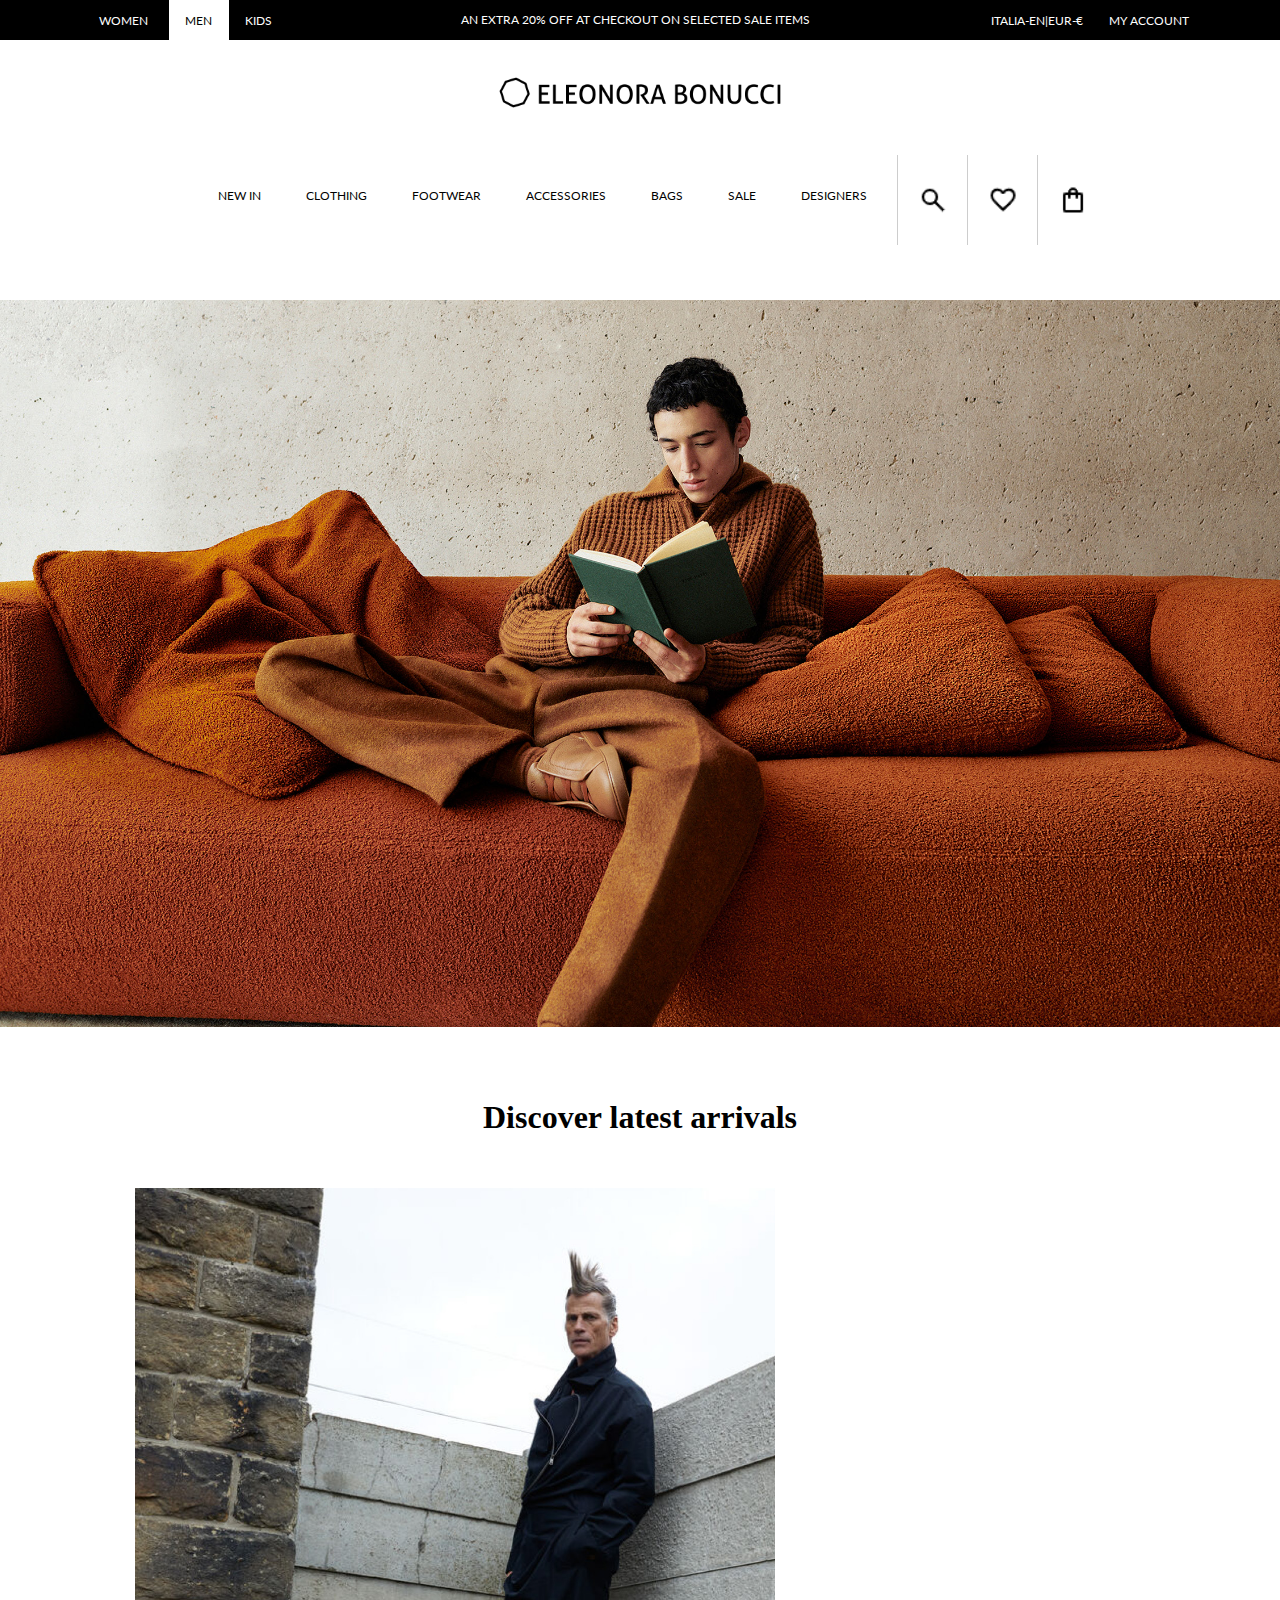
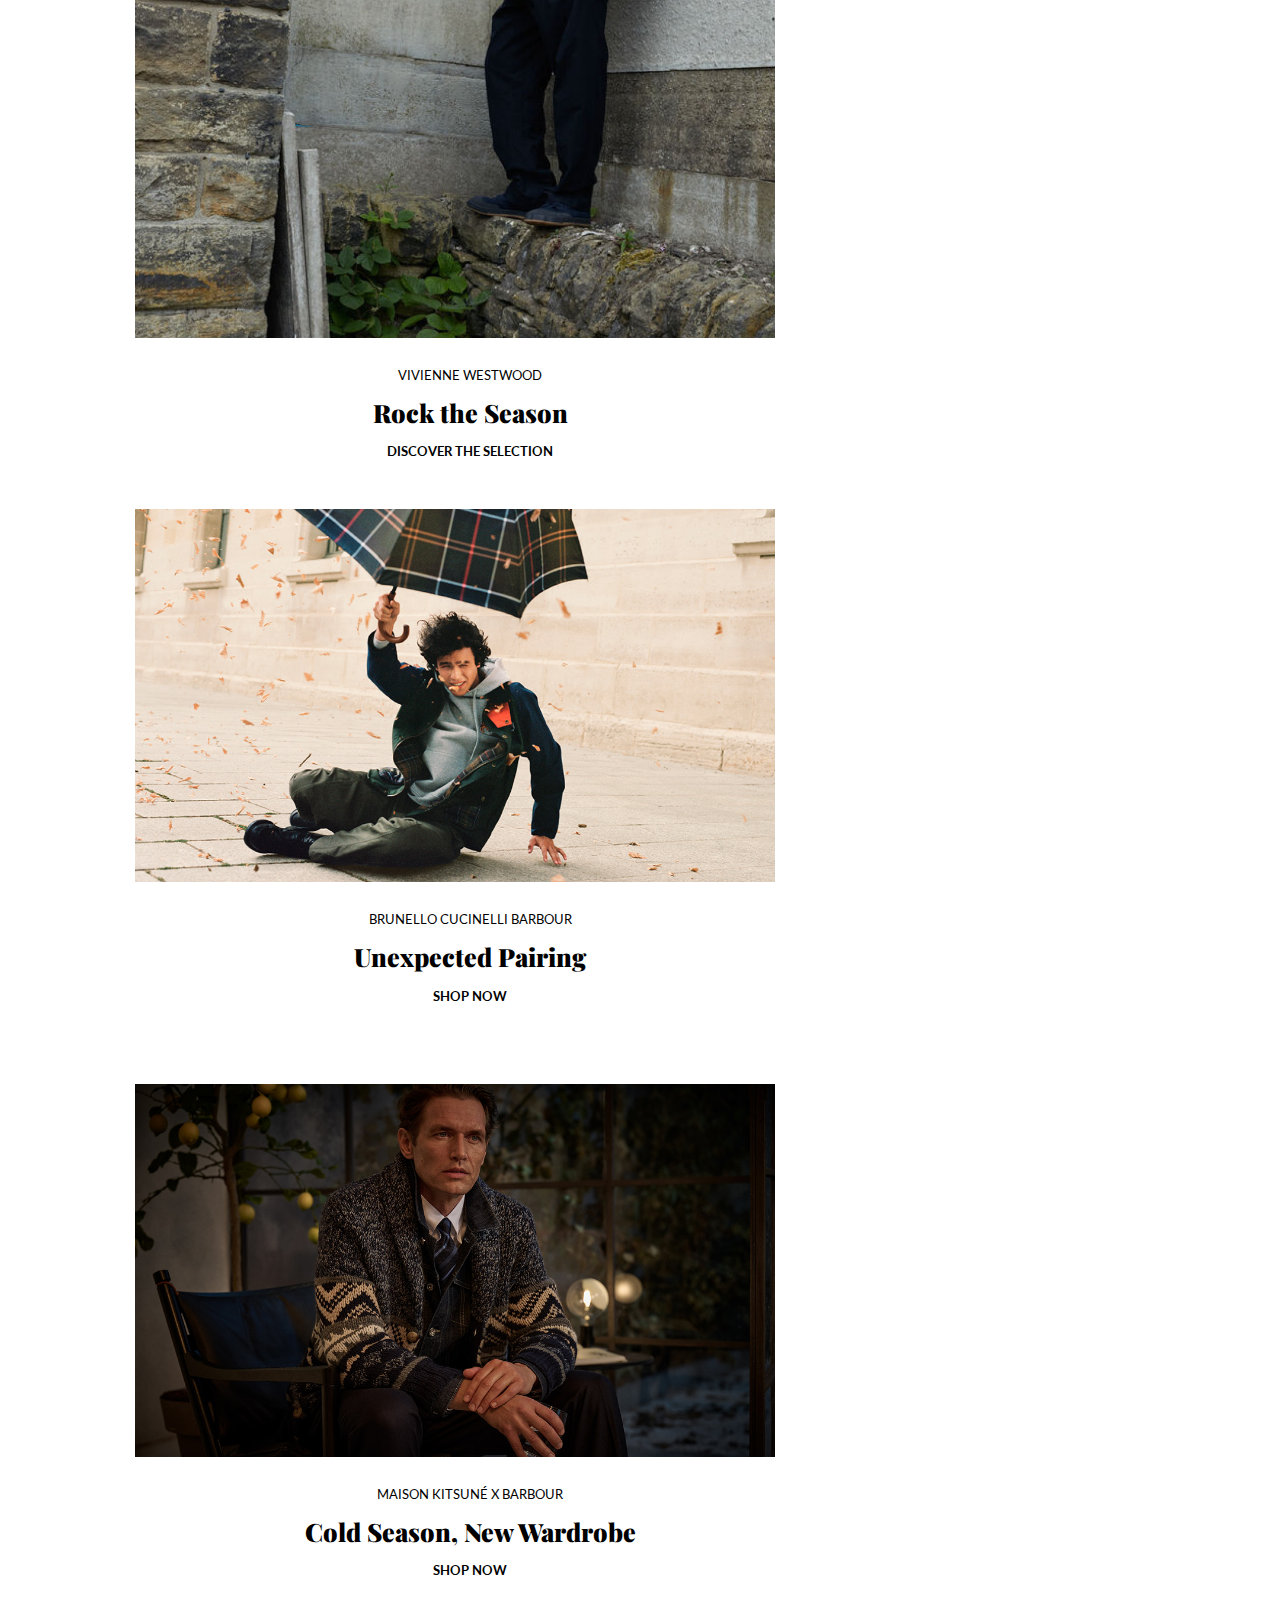
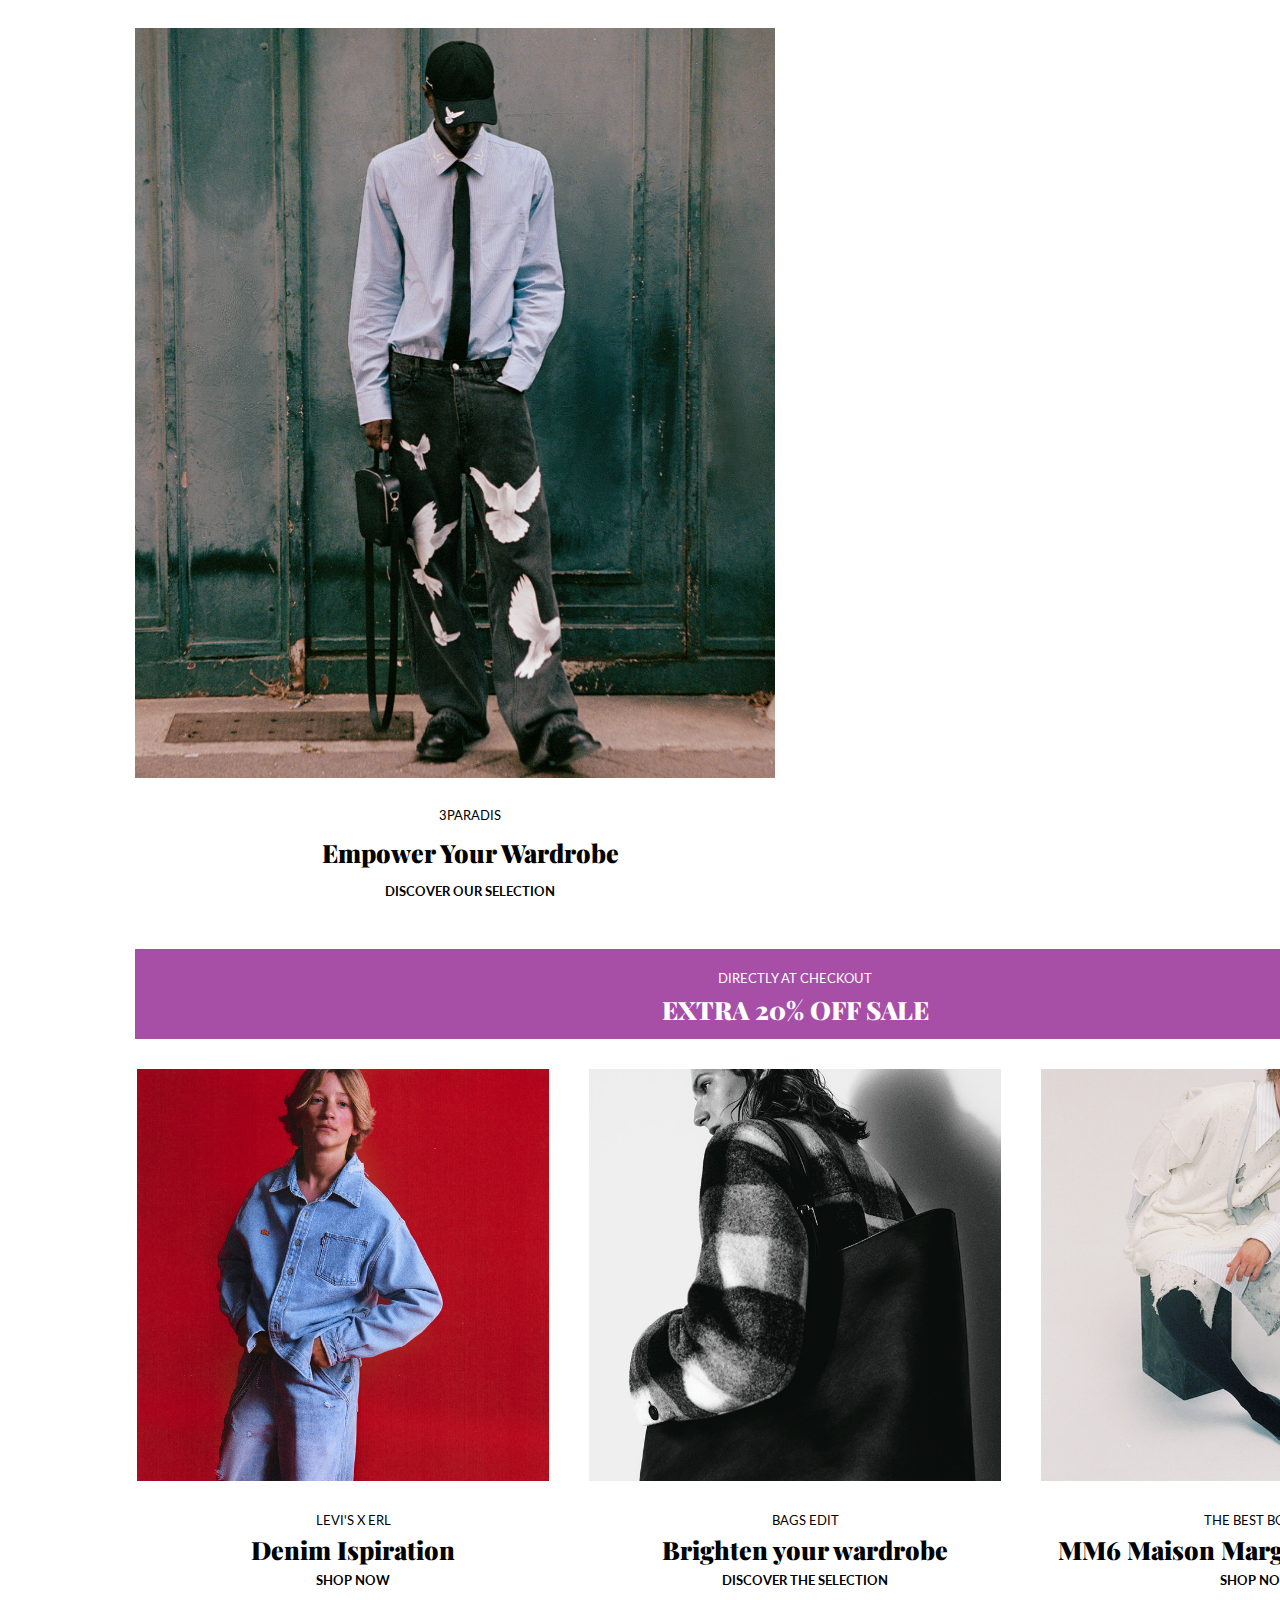
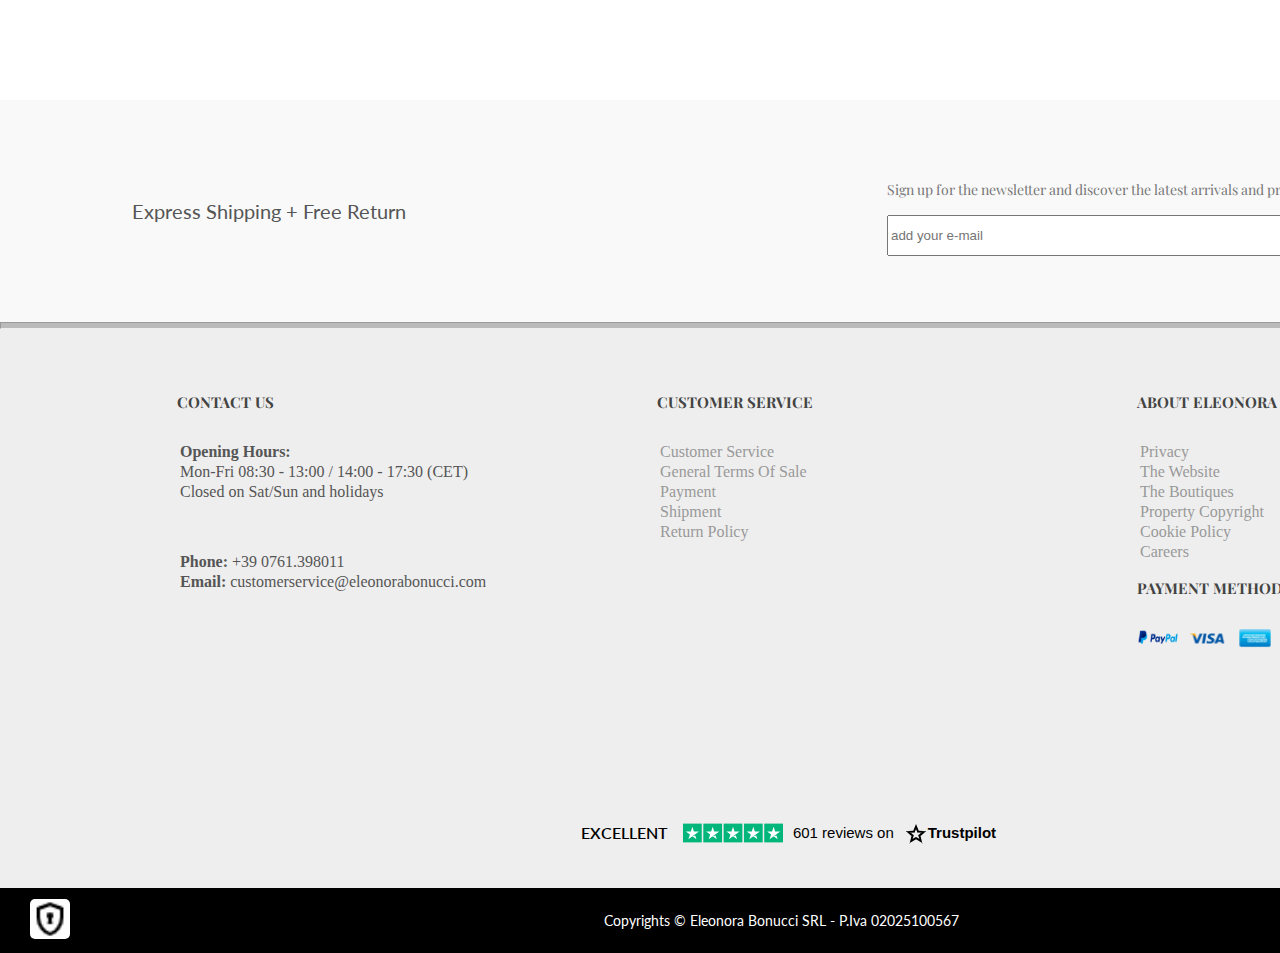
<file: index.html>
<!DOCTYPE html>
<html lang="en">
<html>
  <head>
    <title> ELEONORA BONUCCI.com-luxury
      Worldwide shopping
    </title>
    <link rel="stylesheet" href="Project-styles/project-men.css">
    <link rel="preconnect" href="https://fonts.googleapis.com">
    <link rel="preconnect" href="https://fonts.gstatic.com" crossorigin>
    <link href="https://fonts.googleapis.com/css2?family=Playfair+Display:wght@400;700;800;900&display=swap" rel="stylesheet">
    <link rel="preconnect" href="https://fonts.googleapis.com">
    <link rel="preconnect" href="https://fonts.gstatic.com" crossorigin>
    <link href="https://fonts.googleapis.com/css2?family=Lato&display=swap" rel="stylesheet">
    <link rel="shortcut icon" type="image/x-icon" href="yourLogo.jpg" />
    <meta charset="UTF-8">
    <meta name="viewport" content="width=device-width, initial-scale=1.0">
    <title>Document</title>
  </head>
  
  <body class="body">
   <nav class="nav-bar" id="nav"> 
    
    <div class="div">
     
      <div class="div1" style=" margin-right: 5px;
      width: 70px;">
      <a href="women.html"> WOMEN  </a>
      </div>
      
      <div class="div1" style="margin-left: 5px;
      width: 60px;"> 
      <a class="active" href="elonora-bonucci.html"> MEN </a>
      </div>
    
      <div class="div1" style="margin-left: 5px;
      width: 50px;"> 
       <a href="kids.html"> KIDS </a> 
      </div>
    
    
    </div>
   
      <div class="anim-div">
        <p> <span class="animation"> AN EXTRA 20% OFF AT CHECKOUT ON 
        SELECTED SALE ITEMS</p> </span>
        
      </div>

      <div class="div">
        
        <div class="div1" style="margin-right: 20px;
        width: 100px;"> 
        ITALIA-EN|EUR-&#8364;
        </div>

        
        <div class="div1" style="width: 85px;"> 
          <a class="active2" href="sign-up.html"> MY ACCOUNT </a> 
          </div>
        
      
      </div>

   </nav>
    
  <div class="div2">
    <img class="img" src="logos/eb_logo_header.png">
  </div>

  <div class="div3">
      <div class="sub-menu">
        NEW IN
      </div>

      <div class="sub-menu">
        CLOTHING
      </div>
      
      <div class="sub-menu">
        FOOTWEAR
      </div>

      <div class="sub-menu">
        ACCESSORIES
      </div>

      <div class="sub-menu">
        BAGS
      </div>

      <div class="sub-menu">
        SALE
      </div>

      <div class="sub-menu">
        DESIGNERS
      </div>

      <div class="icon" style="margin-left: 30px;">
        <img class="icn" src="icons/search.png">
      </div>
      
      <div class="icon">
        <img class="icn" src="icons/favorite.png">
      </div>
      
      <div class="icon">
        <img class="icn" src="icons/shop.png">
      </div>
  
    </div>

    <div class="div4">
      <img class="style" src="clothing-styles/style-1.jpg">
    </div>

    <div class="div4">
    <h1 style="cursor:pointer;"> Discover latest arrivals </h1>
    </div>

    <div class="clothes-main">
      
      <div class="clothes-div">
        
        <div>
          
          <div class="pic1-div">
            <img class="pic1" src="clothing-styles/style-2.jpg">
          </div>
          <div class="pic-info">
            <p class="designer"> VIVIENNE WESTWOOD </P>
            <p  class="txt1"> Rock the Season </p> 
            <p class="txt2"> DISCOVER THE SELECTION</p>
          </div>
        
        </div>
    
          
          <div>     
            
            <div class="pic1-div">
              <img class="pic2" src="clothing-styles/style-6.jpg">
            </div>
            <div class="pic-info">
              <p class="designer"> BRUNELLO CUCINELLI BARBOUR </P>
              <p class="txt1"> Unexpected Pairing </p> 
              <p class="txt2"> SHOP NOW </p>
            </div>
          
          </div>
        
  
      </div>
      
      
      <div class="clothes-div2">
        
          
        <div>     
            
          <div class="pic1-div">
            <img class="pic2" src="clothing-styles/style-3.jpg">
          </div>
          <div class="pic-info">
            <p class="designer"> MAISON KITSUNÉ X BARBOUR </P>
            <p class="txt1"> Cold Season, New Wardrobe </p> 
            <p class="txt2"> SHOP NOW </p>
          </div>
        
        </div>

        <div>
          
          <div class="pic1-div">
            <img class="pic1" src="clothing-styles/style5.jpg">
          </div>
          <div class="pic-info">
            <p class="designer"> 3PARADIS </P>
            <p  class="txt1">Empower Your Wardrobe </p> 
            <p class="txt2"> DISCOVER OUR SELECTION

            </p>
          </div>
        
        </div>
    
      </div>
    
    </div>
  
    <div class="div6">
      <span class="check"> DIRECTLY AT CHECKOUT<br> </span>
      <span class="off">EXTRA 20% OFF SALE </span>

    </div>
    
    <div class="div7">
        
      <div class="style-div">     
          
        <div style="width: 420px;">
          <img class="pic3" src="clothing-styles/style7.jpg">
        </div>
        <div class="pic-info2">
        <span class="brand"> LEVI'S X ERL <br> </span>
        <span class="txt3" > Denim Ispiration <br> </span> 
        <span class="txt4"> SHOP NOW </span> 
        </div>

      </div>
      
        
      <div class="style-div">     
          
        <div style="width: 420px;">
          <img class="pic3" src="clothing-styles/style8.jpg">
        </div>
        <div class="pic-info2">
        <span class="brand"> BAGS EDIT <br> </span>
        <span class="txt3" > Brighten your wardrobe <br> </span> 
        <span class="txt4"> DISCOVER THE SELECTION </span> 
        </div>

      </div>

        
      <div class="style-div">     
          
        <div style="width: 420px;">
          <img class="pic3" src="clothing-styles/style9.jpg">
        </div>
        <div class="pic-info2">
        <span class="brand">THE BEST BOOTS <br> </span>
        <span class="txt3" > MM6 Maison Margiela x Salomon <br> </span> 
        <span class="txt4"> SHOP NOW </span> 
        </div>

      </div>
    
    </div>

    <div class="div8">
      
      <div style="margin-left: 132px;">
        <p class="shipping"> Express Shipping + Free Return </p>
      </div>
      
      <div style="margin-right: 110px;">
        <p class="mail">Sign up for the
        newsletter and discover
        the latest arrivals and promotions.
        </p>
      
        <input class="pcl" type="text"
         placeholder="add your e-mail">
        <a class="active2" href="sign-up.html"> <button class="sub-button"> subscribe </button> </a>
      </div>
    
    </div>
    
    <hr class="line">

    <footer class="footer">
      
    <div class="footer-main">
        
        <div class="footer-info">
          <h2 class="head"> CONTACT US </h2>
          <ul class="list">
            <li class="details"> Opening Hours: </li>
            <li> Mon-Fri 08:30 - 13:00 / 
              14:00 - 17:30 (CET)
            </li>
            <li> Closed on Sat/Sun and holidays  </li>
          </ul>

          <div style="margin-top: 50px;">
            <ul class="list">
              <li> <span class="details"> Phone: </span> +39 0761.398011 </li>
              <li> <span class="details">Email:</span> customerservice@eleonorabonucci.com </li>
            </ul>
          </div>

        </div>

        <div class="footer-info">
          <h2 class="head"> CUSTOMER SERVICE </h2>
          <ul class="list2">
            <li> Customer Service </li>
            <li> General Terms Of Sale </li>
            <li> Payment  </li>
            <li> Shipment </li>
            <li>Return Policy</li>
          </ul>
        </div>

        <div class="footer-info">
          <h2 class="head"> ABOUT ELEONORA BONUCCI </h2>
          <ul class="list2">
            <li> Privacy </li>
            <li> The Website</li>
            <li>The Boutiques  </li>
            <li>Property Copyright</li>
            <li>Cookie Policy</li>
            <li>Careers</li>
          </ul>

          <div>
            
            <h3 class="head">  PAYMENT METHODS</h3>
             <div style="width: 350px;
              margin-left: 37px;">
              <img class="size" src="logos/paypal.png">
              <img class="size" src="logos/visa.png">
              <img class="size" src="logos/payment3.png">
              <img class="size" src="logos/mastercard.png">
              <img class="size" src="logos/payment5.png">
              <img class="size" src="logos/bank.png">
              <img class="size" src="logos/alipay.png">
              <img style="margin-left: 285px;
              margin-top: 5px;" class="size" src="logos/wechat-pay.png">

            </div> 
          
          </div>

        </div>
      
      </div>  
    
      <div class="div9"> 
       
        <span class="exc"> EXCELLENT </span>
        <img class="star" src="icons/stars-5.svg">
        <span class="review"> 601 reviews on </span>
        <img class="star2" src="icons/star2.png">
        <span class="trust"> Trustpilot </span>



      </div>

      <div class="upward"> 
        <a href="#nav"> <img class="arrow" src="icons/arrow-up.png" > </a>
       </div>
 

      <div class="div10">
        
        <div class="div-key">
          <img class="key" src="icons/key.png">
        </div>

        <div class="copyrights">
        Copyrights &copy; Eleonora Bonucci SRL - P.Iva 02025100567
        </div>

      </div>
    
    </footer>

  </body>

</html>
</file>
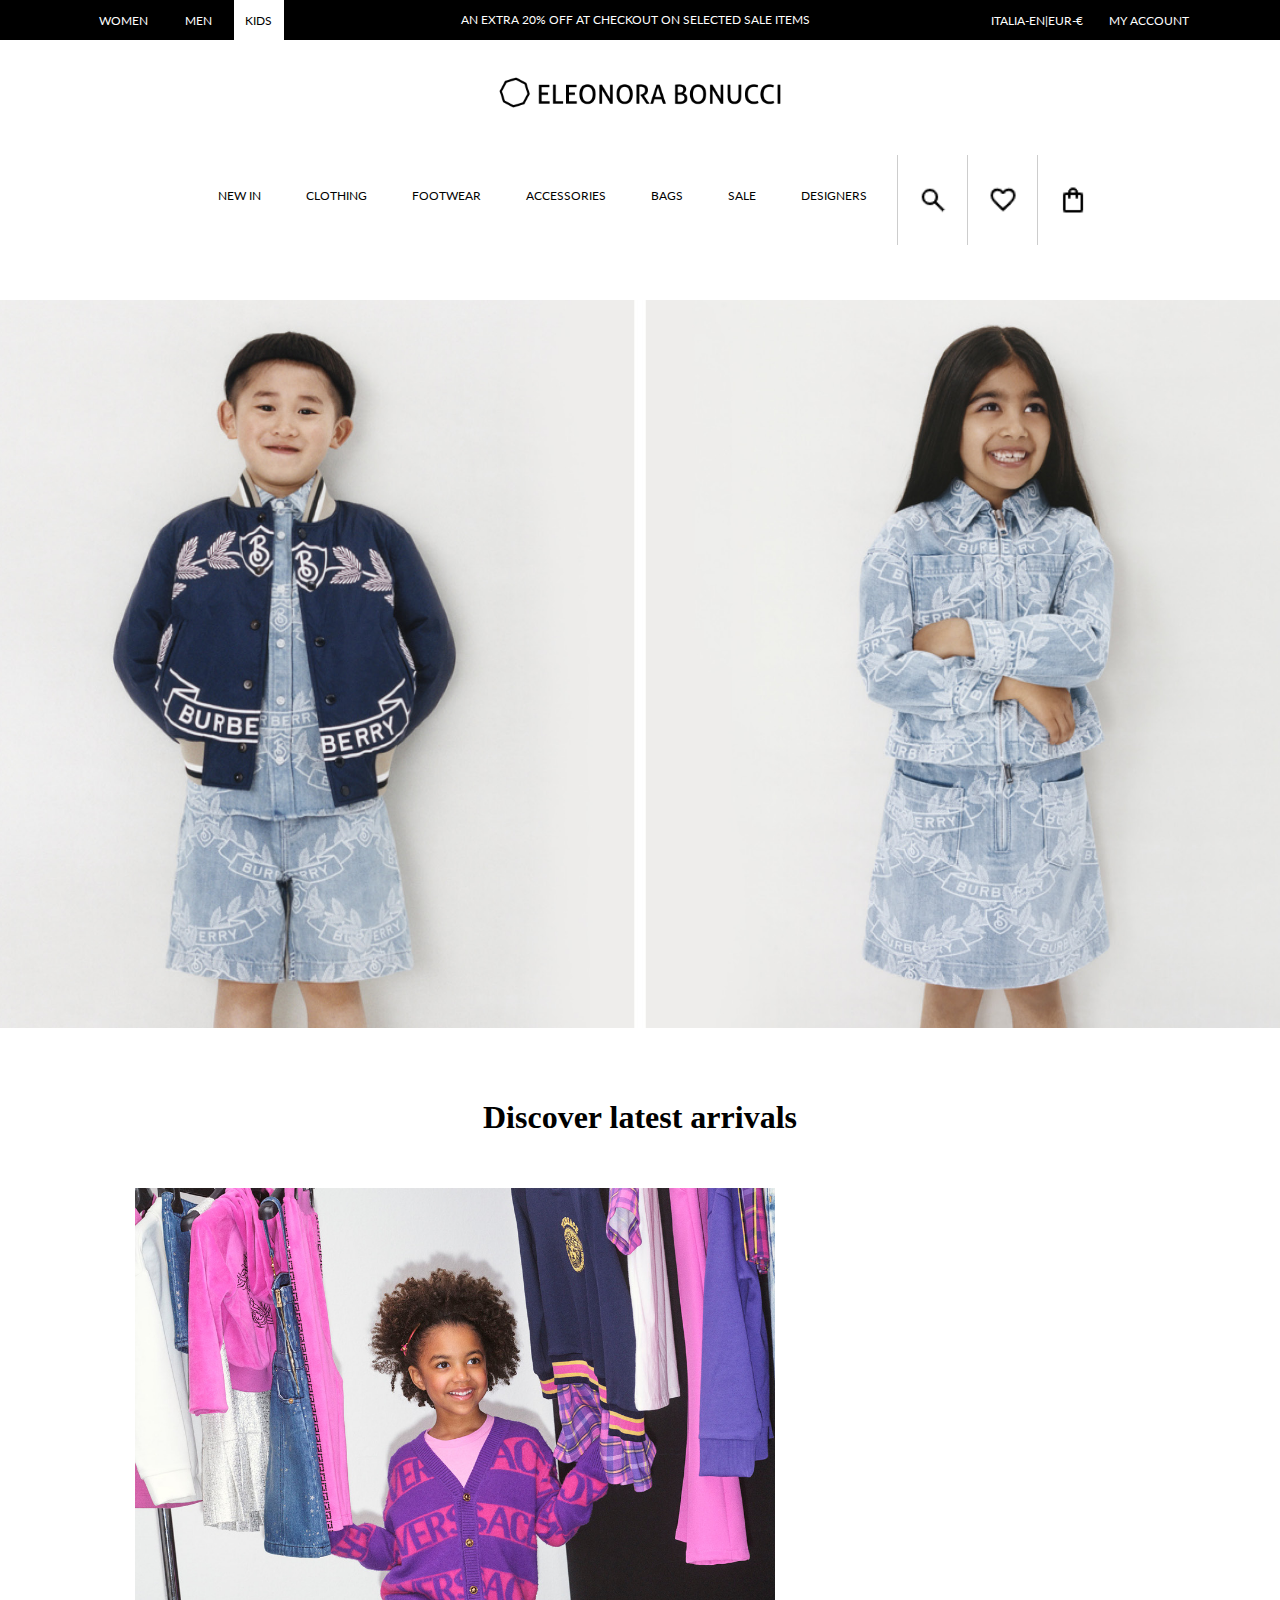
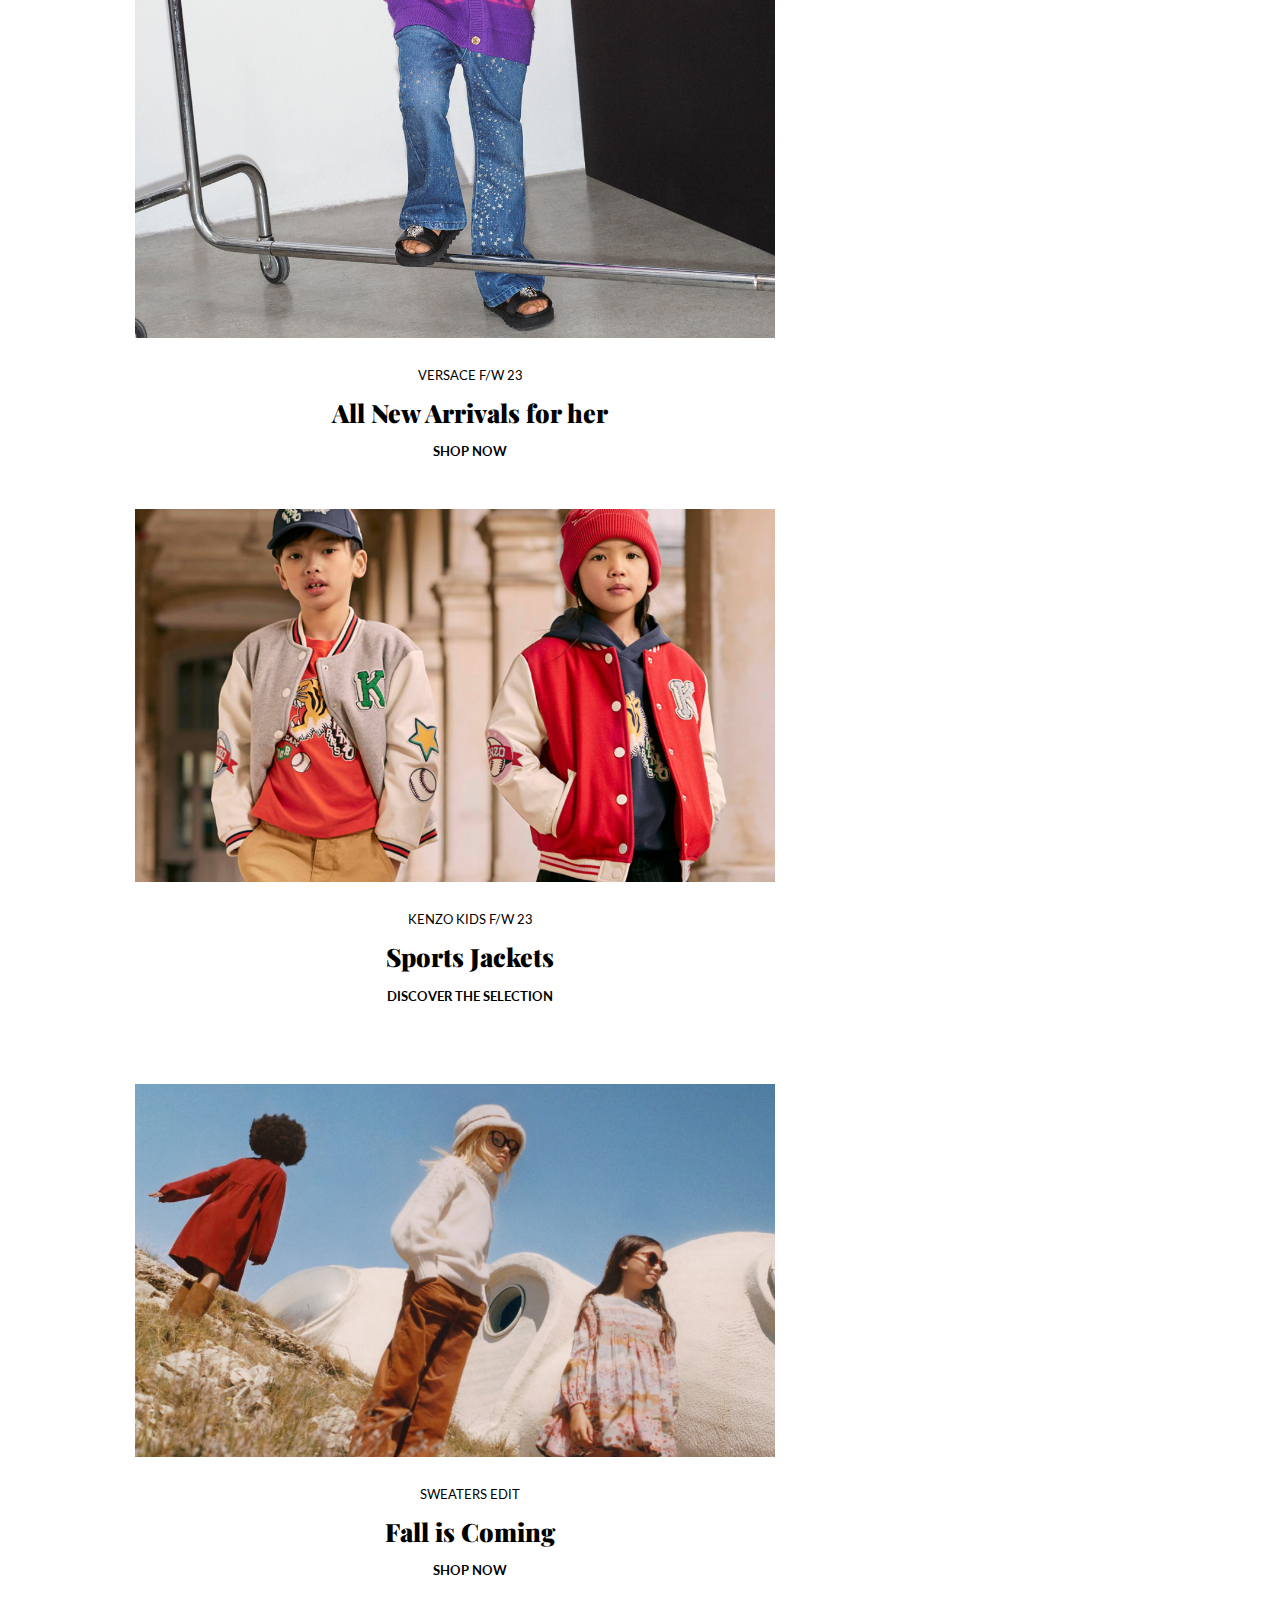
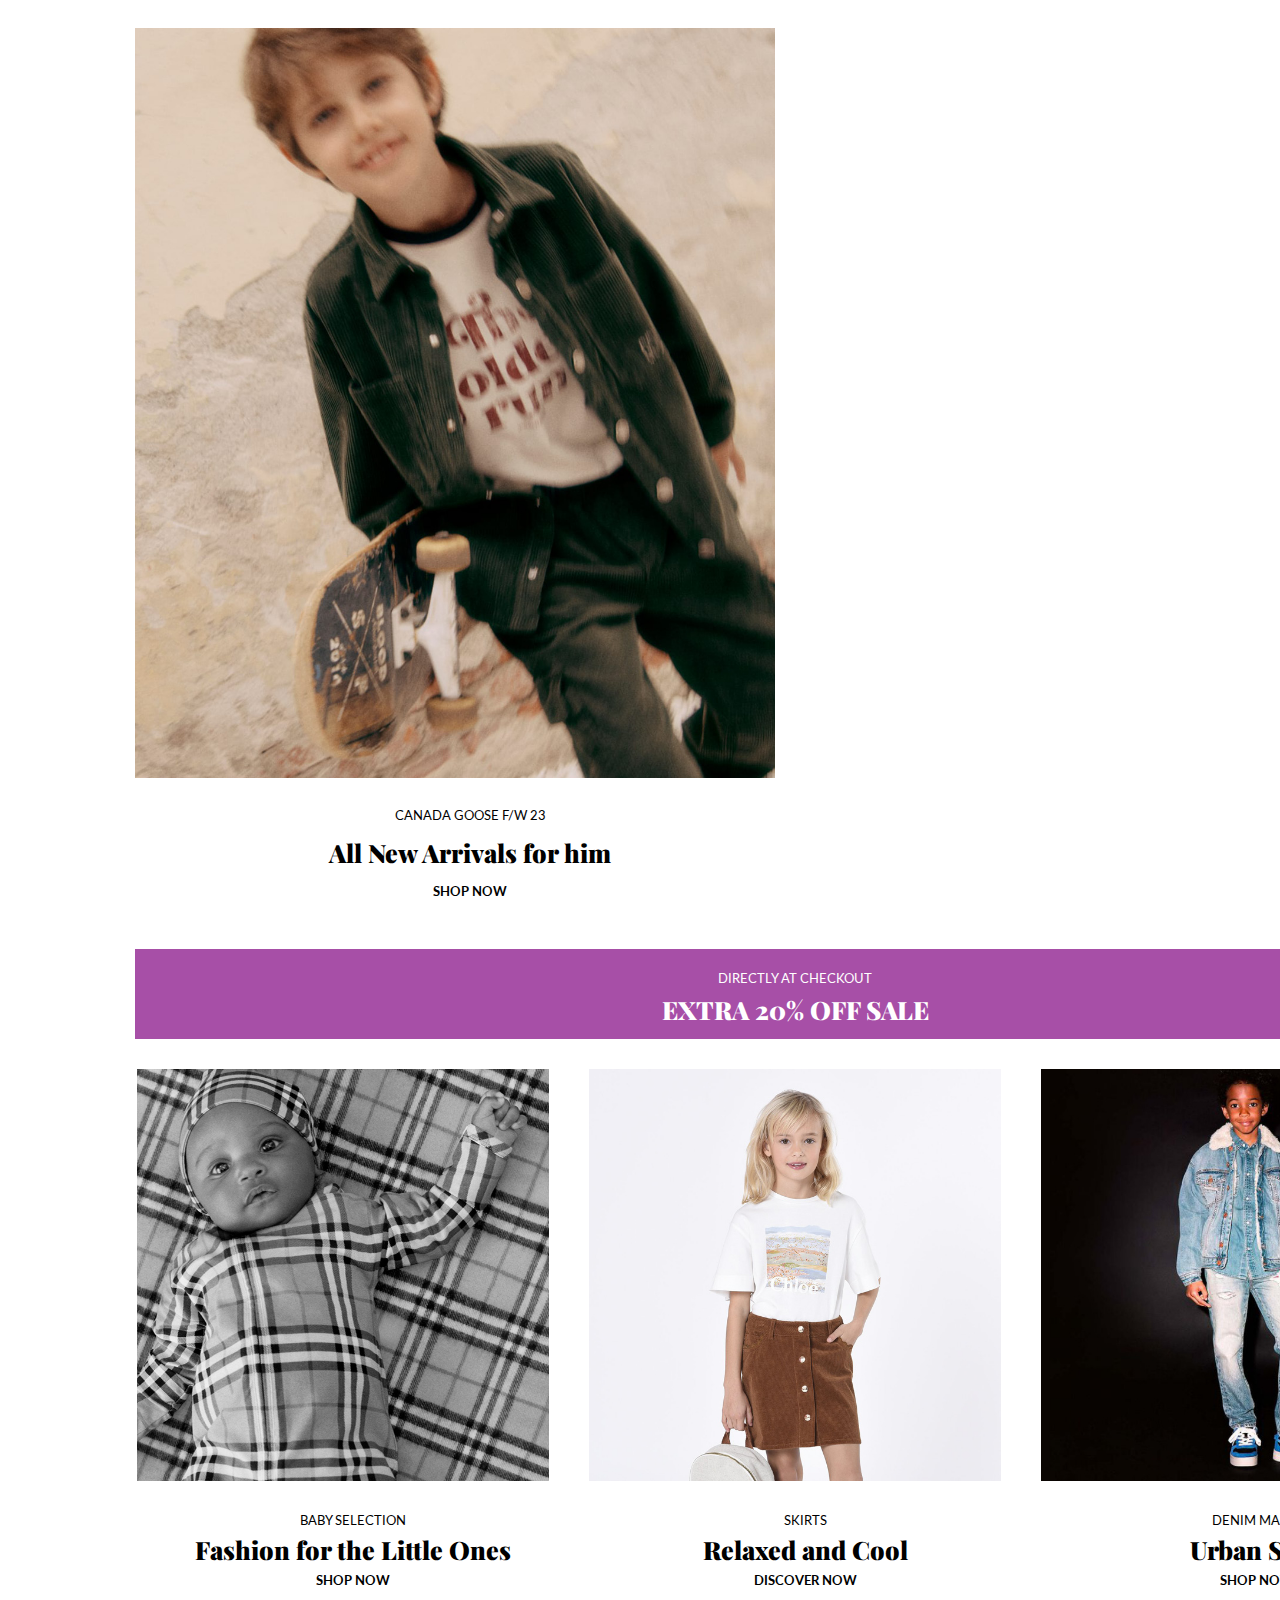
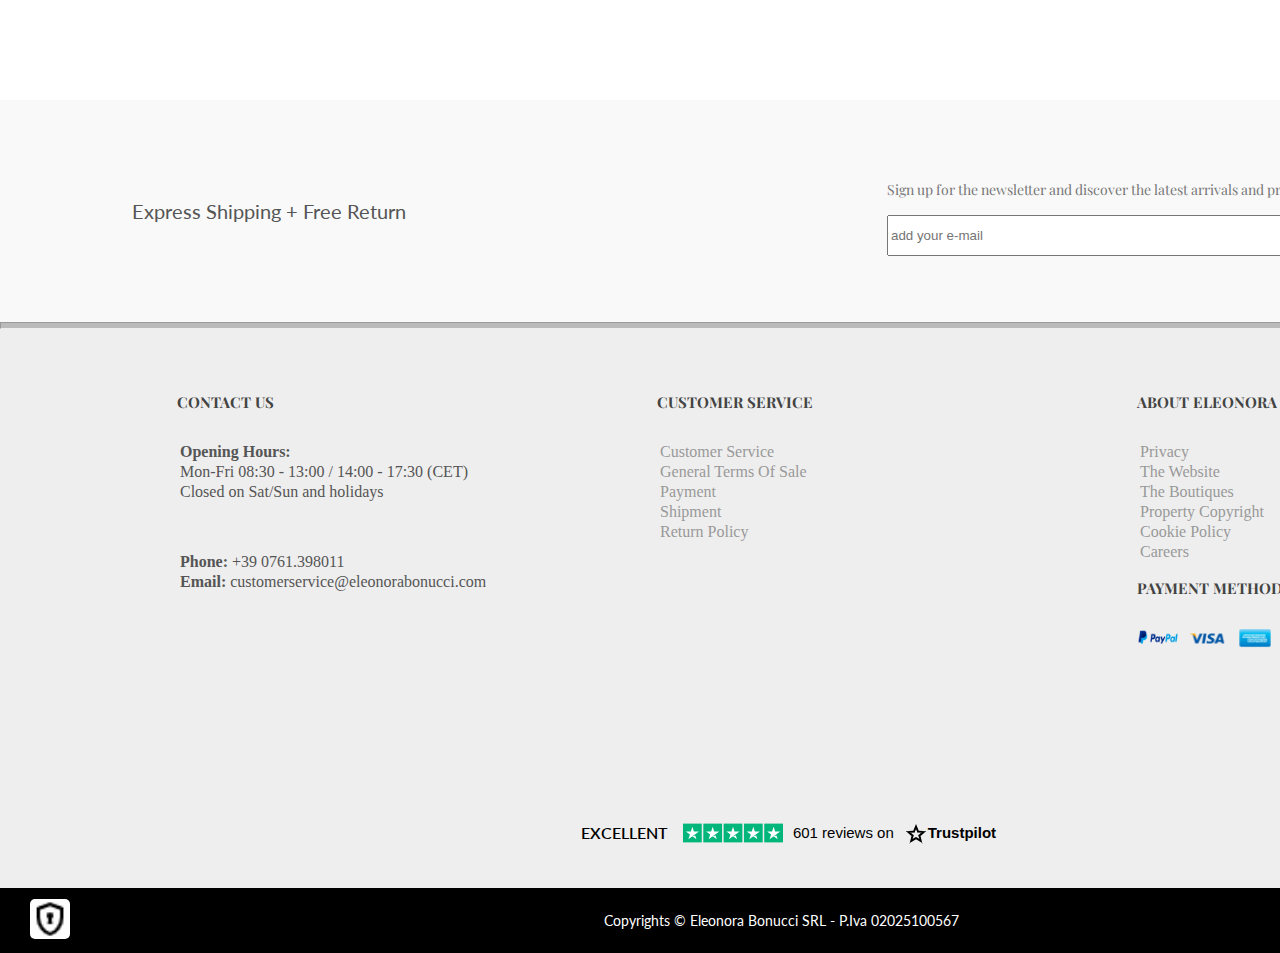
<file: kids.html>
<!DOCTYPE html>
<html lang="en">
<html>
  <head>
    <title> ELEONORA BONUCCI.com-luxury
      Worldwide shopping
    </title>
    <link rel="stylesheet" href="Project-styles/project-kids.css">
    <link rel="preconnect" href="https://fonts.googleapis.com">
    <link rel="preconnect" href="https://fonts.gstatic.com" crossorigin>
    <link href="https://fonts.googleapis.com/css2?family=Playfair+Display:wght@400;700;800;900&display=swap" rel="stylesheet">
    <link rel="preconnect" href="https://fonts.googleapis.com">
    <link rel="preconnect" href="https://fonts.gstatic.com" crossorigin>
    <link href="https://fonts.googleapis.com/css2?family=Lato&display=swap" rel="stylesheet">
    <link rel="shortcut icon" type="image/x-icon" href="yourLogo.jpg" />
    <meta charset="UTF-8">
    <meta name="viewport" content="width=device-width, initial-scale=1.0">
    <title>Document</title>
  </head>
  
  <body class="body">
   <nav class="nav-bar" id="nav"> 
    
    <div class="div">
     
      <div class="div1" style=" margin-right: 5px;
      width: 70px;">
      <a href="women.html"> WOMEN  </a>
      </div>
      
      <div class="div1" style="margin-left: 5px;
      width: 60px;"> 
       <a href="elonora-bonucci.html"> MEN </a>
      </div>
    
      <div class="div1" style="margin-left: 5px;
      width: 50px;"> 
       <a class="active" href="kids.html"> KIDS </a> 
      </div>
    
    
    </div>
   
      <div class="anim-div">
        <p> <span class="animation"> AN EXTRA 20% OFF AT CHECKOUT ON 
        SELECTED SALE ITEMS</p> </span>
        
      </div>

      <div class="div">
        
        <div class="div1" style="margin-right: 20px;
        width: 100px;"> 
        ITALIA-EN|EUR-&#8364;
        </div>

        <div class="div1" style="width: 85px;"> 
          <a class="active2" href="sign-up.html"> MY ACCOUNT </a> 
        </div>
        
      </div>

   </nav>
    
  <div class="div2">
    <img class="img" src="logos/eb_logo_header.png">
  </div>

  <div class="div3">
      <div class="sub-menu">
       NEW IN 
      </div>

      <div class="sub-menu">
        CLOTHING
      </div>
      
      <div class="sub-menu">
        FOOTWEAR
      </div>

      <div class="sub-menu">
        ACCESSORIES
      </div>

      <div class="sub-menu">
        BAGS
      </div>

      <div class="sub-menu">
        SALE
      </div>

      <div class="sub-menu">
        DESIGNERS
      </div>

      <div class="icon" style="margin-left: 30px;">
        <img class="icn" src="icons/search.png">
      </div>
      
      <div class="icon">
        <img class="icn" src="icons/favorite.png">
      </div>
      
      <div class="icon">
        <img class="icn" src="icons/shop.png">
      </div>
  
    </div>

    <div class="div4">
      <img class="style" src="clothing-styles/kid-1.jpg">
    </div>

    <div class="div4">
    <h1 style="cursor: pointer;"> Discover latest arrivals </h1>
    </div>

    <div class="clothes-main">
      
      <div class="clothes-div">
        
        <div>
          
          <div class="pic1-div">
            <img class="pic1" src="clothing-styles/kid-6.jpg">
          </div>
          <div class="pic-info">
            <p class="designer"> VERSACE F/W 23 </P>
            <p  class="txt1"> All New Arrivals for her </p> 
            <p class="txt2"> SHOP NOW </p>
          </div>
        
        </div>
    
          
          <div>     
            
            <div class="pic1-div">
              <img class="pic2" src="clothing-styles/kid-3.jpg">
            </div>
            <div class="pic-info">
              <p class="designer"> KENZO KIDS F/W 23 </P>
              <p class="txt1"> Sports Jackets </p> 
              <p class="txt2"> DISCOVER THE SELECTION </p>
            </div>
          
          </div>
        
  
      </div>
      
      
      <div class="clothes-div2">
        
          
        <div>     
            
          <div class="pic1-div">
            <img class="pic2" src="clothing-styles/kid-5.jpg">
          </div>
          <div class="pic-info">
            <p class="designer"> SWEATERS EDIT </P>
            <p class="txt1"> Fall is Coming </p> 
            <p class="txt2"> SHOP NOW </p>
          </div>
        
        </div>

        <div>
          
          <div class="pic1-div">
            <img class="pic1" src="clothing-styles/kid-4.jpg">
          </div>
          <div class="pic-info">
            <p class="designer"> CANADA GOOSE F/W 23 </P>
            <p  class="txt1"> All New Arrivals for him </p> 
            <p class="txt2"> SHOP NOW </p>
          </div>
        
        </div>
    
      </div>
    
    </div>
  
    <div class="div6">
      <span class="check"> DIRECTLY AT CHECKOUT<br> </span>
      <span class="off">EXTRA 20% OFF SALE </span>

    </div>
    
    <div class="div7">
        
      <div class="style-div">     
          
        <div style="width: 420px;">
          <img class="pic3" src="clothing-styles/kid-7.jpg">
        </div>
        <div class="pic-info2">
        <span class="brand"> BABY SELECTION <br> </span>
        <span class="txt3" > Fashion for the Little Ones <br> </span> 
        <span class="txt4"> SHOP NOW </span> 
        </div>

      </div>
      
        
      <div class="style-div">     
          
        <div style="width: 420px;">
          <img class="pic3" src="clothing-styles/kid-8.jpg">
        </div>
        <div class="pic-info2">
        <span class="brand"> SKIRTS <br> </span>
        <span class="txt3" > Relaxed and Cool <br> </span> 
        <span class="txt4"> DISCOVER NOW </span> 
        </div>

      </div>

        
      <div class="style-div">     
          
        <div style="width: 420px;">
          <img class="pic3" src="clothing-styles/kid-9.jpg">
        </div>
        <div class="pic-info2">
        <span class="brand">DENIM MANIA<br> </span>
        <span class="txt3" >Urban Style <br> </span> 
        <span class="txt4"> SHOP NOW </span> 
        </div>

      </div>
    
    </div>

    <div class="div8">
      
      <div style="margin-left: 132px;">
        <p class="shipping"> Express Shipping + Free Return </p>
      </div>
      
      <div style="margin-right: 110px;">
        <p class="mail">Sign up for the
        newsletter and discover
        the latest arrivals and promotions.
        </p>
      
        <input class="pcl" type="text"
         placeholder="add your e-mail">
        <a class="active2" href="sign-up.html"> <button class="sub-button"> subscribe </button> </a>
      </div>
    
    </div>
    
    <hr class="line">

    <footer class="footer">
      
    <div class="footer-main">
        
        <div class="footer-info">
          <h2 class="head"> CONTACT US </h2>
          <ul class="list">
            <li class="details"> Opening Hours: </li>
            <li> Mon-Fri 08:30 - 13:00 / 
              14:00 - 17:30 (CET)
            </li>
            <li> Closed on Sat/Sun and holidays  </li>
          </ul>

          <div style="margin-top: 50px;">
            <ul class="list">
              <li> <span class="details"> Phone: </span> +39 0761.398011 </li>
              <li> <span class="details">Email:</span> customerservice@eleonorabonucci.com </li>
            </ul>
          </div>

        </div>

        <div class="footer-info">
          <h2 class="head"> CUSTOMER SERVICE </h2>
          <ul class="list2">
            <li> Customer Service </li>
            <li> General Terms Of Sale </li>
            <li> Payment  </li>
            <li> Shipment </li>
            <li>Return Policy</li>
          </ul>
        </div>

        <div class="footer-info">
          <h2 class="head"> ABOUT ELEONORA BONUCCI </h2>
          <ul class="list2">
            <li> Privacy </li>
            <li> The Website</li>
            <li>The Boutiques  </li>
            <li>Property Copyright</li>
            <li>Cookie Policy</li>
            <li>Careers</li>
          </ul>

          <div>
            
            <h3 class="head">  PAYMENT METHODS</h3>
             <div style="width: 350px;
              margin-left: 37px;">
              <img class="size" src="logos/paypal.png">
              <img class="size" src="logos/visa.png">
              <img class="size" src="logos/payment3.png">
              <img class="size" src="logos/mastercard.png">
              <img class="size" src="logos/payment5.png">
              <img class="size" src="logos/bank.png">
              <img class="size" src="logos/alipay.png">
              <img style="margin-left: 285px;
              margin-top: 5px;" class="size" src="logos/wechat-pay.png">

            </div> 
          
          </div>

        </div>
      
      </div>  
    
      <div class="div9"> 
       
        <span class="exc"> EXCELLENT </span>
        <img class="star" src="icons/stars-5.svg">
        <span class="review"> 601 reviews on </span>
        <img class="star2" src="icons/star2.png">
        <span class="trust"> Trustpilot </span>



      </div>

      <div class="upward"> 
       <a href="#nav"> <img class="arrow" src="icons/arrow-up.png" > </a>
      </div>

      <div class="div10">
        
        <div class="div-key">
          <img class="key" src="icons/key.png">
        </div>

        <div class="copyrights">
        Copyrights &copy; Eleonora Bonucci SRL - P.Iva 02025100567
        </div>

      </div>
    
    </footer>

  </body>

</html>
</file>
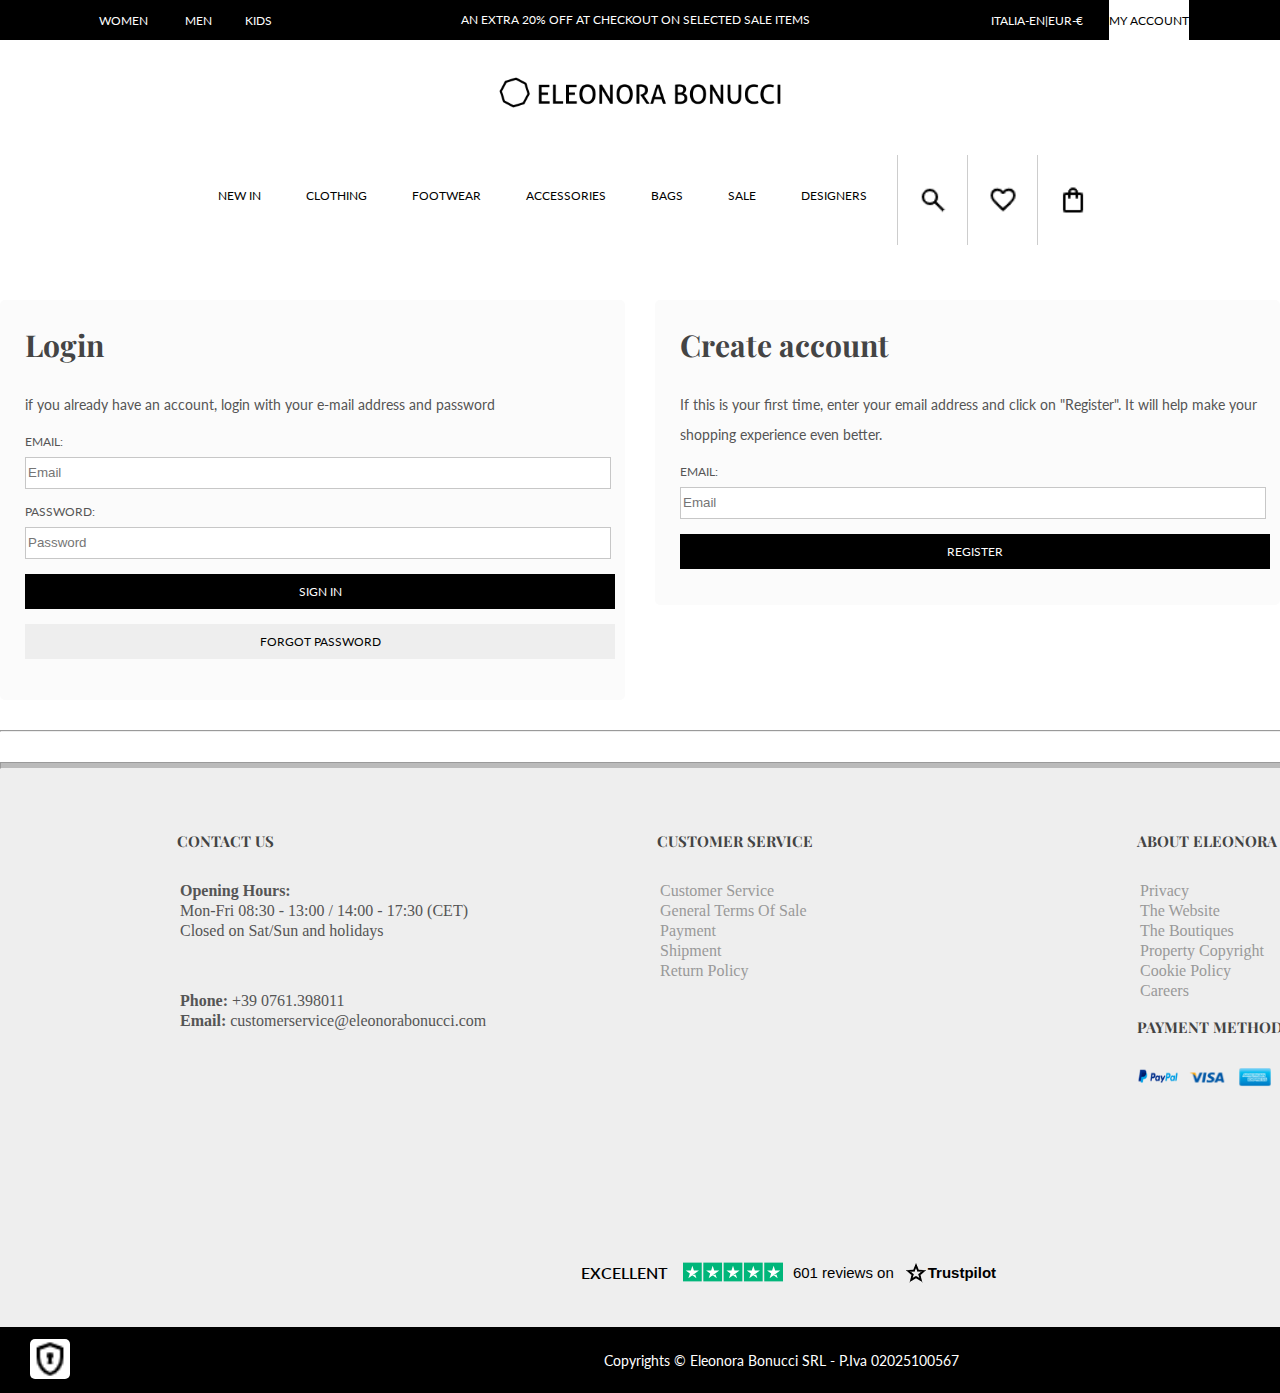
<file: sign-up.html>
<!DOCTYPE html>
<html lang="en">
<html>
  <head>
    <title> SIGNUP/LOGIN</title>
    <link rel="stylesheet" href="Project-styles/sign-up.css">
    <link rel="preconnect" href="https://fonts.googleapis.com">
    <link rel="preconnect" href="https://fonts.gstatic.com" crossorigin>
    <link href="https://fonts.googleapis.com/css2?family=Playfair+Display:wght@400;700;800;900&display=swap" rel="stylesheet">
    <link rel="preconnect" href="https://fonts.googleapis.com">
    <link rel="preconnect" href="https://fonts.gstatic.com" crossorigin>
    <link href="https://fonts.googleapis.com/css2?family=Lato&display=swap" rel="stylesheet">
    <link rel="shortcut icon" type="image/x-icon" href="yourLogo.jpg" />
    <meta charset="UTF-8">
    <meta name="viewport" content="width=device-width, initial-scale=1.0">
  </head>
  
  <body class="body">
   <nav class="nav-bar" id="nav"> 
    
    <div class="div">
     
      <div class="div1" style=" margin-right: 5px;
      width: 70px;">
      <a href="women.html"> WOMEN  </a>
      </div>
      
      <div class="div1" style="margin-left: 5px;
      width: 60px;"> 
      <a href="elonora-bonucci.html"> MEN </a>
      </div>
    
      <div class="div1" style="margin-left: 5px;
      width: 50px;"> 
       <a href="kids.html"> KIDS </a> 
      </div>
    
    
    </div>
   
      <div class="anim-div">
        <p> <span class="animation"> AN EXTRA 20% OFF AT CHECKOUT ON 
        SELECTED SALE ITEMS</p> </span>
        
      </div>

      <div class="div">
        
        <div class="div1" style="margin-right: 20px;
        width: 100px;"> 
        ITALIA-EN|EUR-&#8364;
        </div>

        <div class="div1" style="width: 85px;"> 
        <a class="active2" href="sign-up.html"> MY ACCOUNT </a> 
        </div>
      
      </div>

   </nav>
    
  <div class="div2">
    <img class="img" src="logos/eb_logo_header.png">
  </div>

  <div class="div3">
      <div class="sub-menu">
        NEW IN
      </div>

      <div class="sub-menu">
        CLOTHING
      </div>
      
      <div class="sub-menu">
        FOOTWEAR
      </div>

      <div class="sub-menu">
        ACCESSORIES
      </div>

      <div class="sub-menu">
        BAGS
      </div>

      <div class="sub-menu">
        SALE
      </div>

      <div class="sub-menu">
        DESIGNERS
      </div>

      <div class="icon" style="margin-left: 30px;">
        <img class="icn" src="icons/search.png">
      </div>
      
      <div class="icon">
        <img class="icn" src="icons/favorite.png">
      </div>
      
      <div class="icon">
        <img class="icn" src="icons/shop.png">
      </div>
  
    </div>

    <div class="su-div">
      <div class="su-div2">
        <div style="margin-left: 25px;">   
          <h2 class="hd"> Login </h2>

          <p class="pgr"> if you already have an account,
            login with your e-mail address and password
          </p>

          <div style="margin-bottom: 15px;">
            <p class="pgr2"> EMAIL: </p>
            <input class="pcl2" type="text" placeholder="Email">
          </div>
          
          <div style="margin-bottom: 15px;">
            <p class="pgr2"> PASSWORD: </p>
            <input class="pcl2" type="text" placeholder="Password">
          </div>
          
          <button class="btn"> SIGN IN </button> <br>
          <button class="btn2"> FORGOT PASSWORD </button>
        </div> 
      </div>
     
      <div class="su-div3">
        <div style="margin-left: 25px;">   
          <h2 class="hd"> Create account </h2>

          <p class="pgr"> If this is your first time,
             enter your email address and click on
              "Register".
              It will help make your <br> shopping experience even better.
          </p>

          <div style="margin-bottom: 15px;">
            <p class="pgr2"> EMAIL: </p>
            <input class="pcl2" type="text" placeholder="Email">
          </div>
          
          <button class="btn"> REGISTER </button> <br>
        
        </div> 
       
      </div>
    </div>

    <hr class="line2">

    <hr class="line">

    <footer class="footer">
      
    <div class="footer-main">
        
        <div class="footer-info">
          <h2 class="head"> CONTACT US </h2>
          <ul class="list">
            <li class="details"> Opening Hours: </li>
            <li> Mon-Fri 08:30 - 13:00 / 
              14:00 - 17:30 (CET)
            </li>
            <li> Closed on Sat/Sun and holidays  </li>
          </ul>

          <div style="margin-top: 50px;">
            <ul class="list">
              <li> <span class="details"> Phone: </span> +39 0761.398011 </li>
              <li> <span class="details">Email:</span> customerservice@eleonorabonucci.com </li>
            </ul>
          </div>

        </div>

        <div class="footer-info">
          <h2 class="head"> CUSTOMER SERVICE </h2>
          <ul class="list2">
            <li> Customer Service </li>
            <li> General Terms Of Sale </li>
            <li> Payment  </li>
            <li> Shipment </li>
            <li>Return Policy</li>
          </ul>
        </div>

        <div class="footer-info">
          <h2 class="head"> ABOUT ELEONORA BONUCCI </h2>
          <ul class="list2">
            <li> Privacy </li>
            <li> The Website</li>
            <li>The Boutiques  </li>
            <li>Property Copyright</li>
            <li>Cookie Policy</li>
            <li>Careers</li>
          </ul>

          <div>
            
            <h3 class="head">  PAYMENT METHODS</h3>
             <div style="width: 350px;
              margin-left: 37px;">
              <img class="size" src="logos/paypal.png">
              <img class="size" src="logos/visa.png">
              <img class="size" src="logos/payment3.png">
              <img class="size" src="logos/mastercard.png">
              <img class="size" src="logos/payment5.png">
              <img class="size" src="logos/bank.png">
              <img class="size" src="logos/alipay.png">
              <img style="margin-left: 285px;
              margin-top: 5px;" class="size" src="logos/wechat-pay.png">

            </div> 
          
          </div>

        </div>
      
      </div>  
    
      <div class="div9"> 
       
        <span class="exc"> EXCELLENT </span>
        <img class="star" src="icons/stars-5.svg">
        <span class="review"> 601 reviews on </span>
        <img class="star2" src="icons/star2.png">
        <span class="trust"> Trustpilot </span>

      </div>

      <div class="upward"> 
        <a href="#nav"> <img class="arrow" src="icons/arrow-up.png" > </a>
       </div>
 

      <div class="div10">
        
        <div class="div-key">
          <img class="key" src="icons/key.png">
        </div>

        <div class="copyrights">
        Copyrights &copy; Eleonora Bonucci SRL - P.Iva 02025100567
        </div>

      </div>
    
    </footer>

  </body>

</html>
</file>
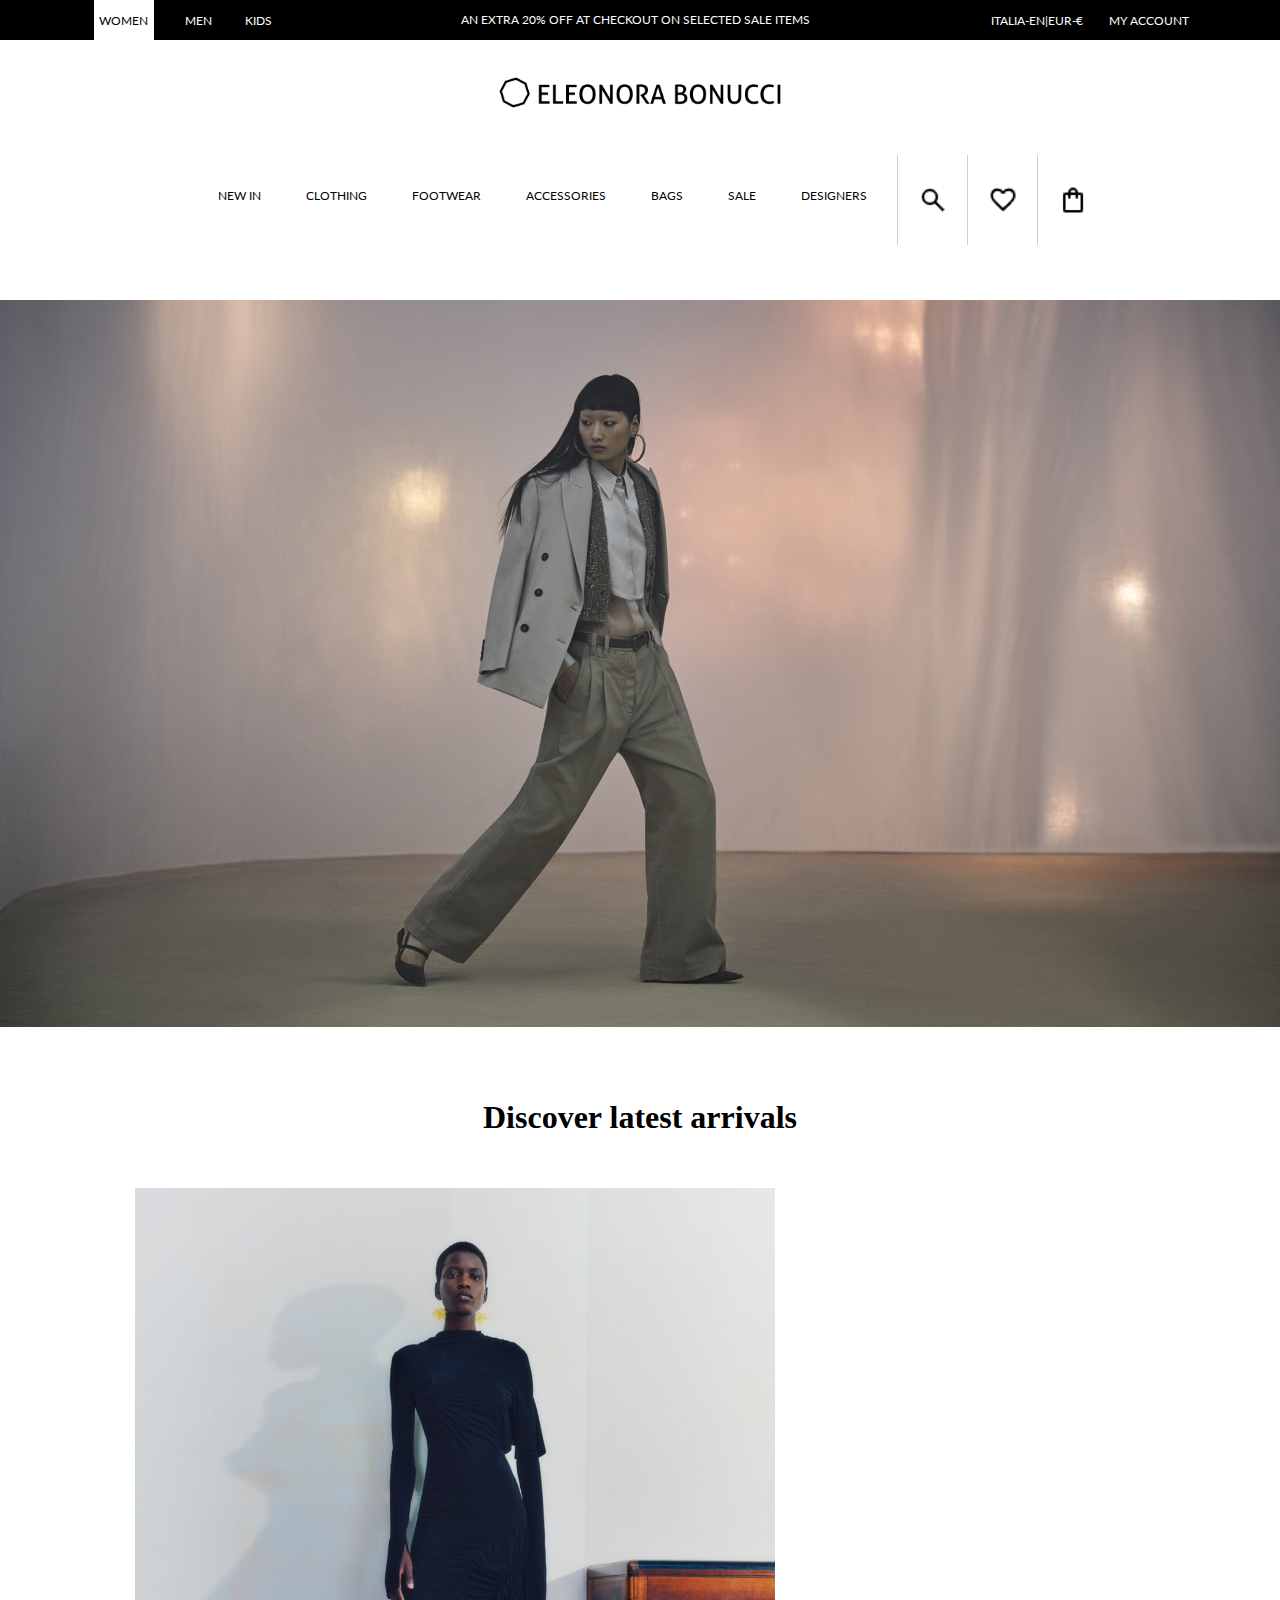
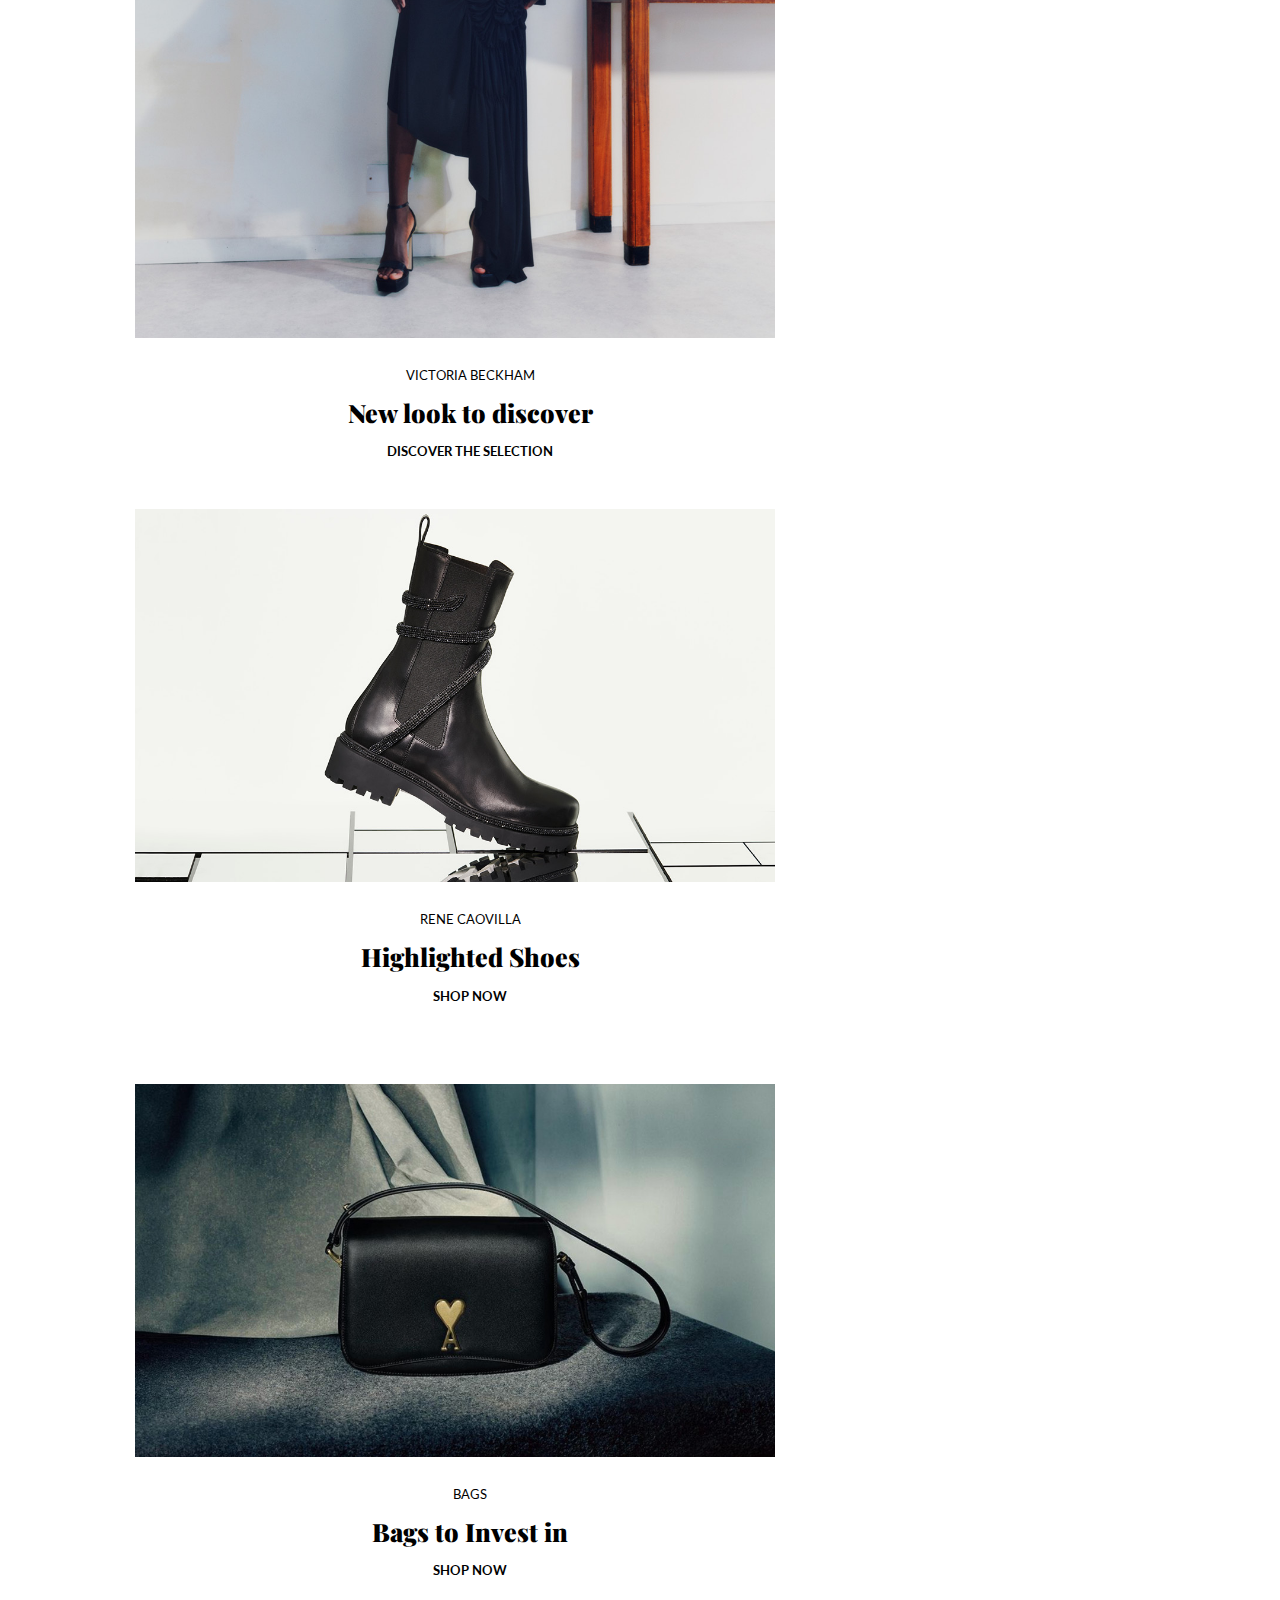
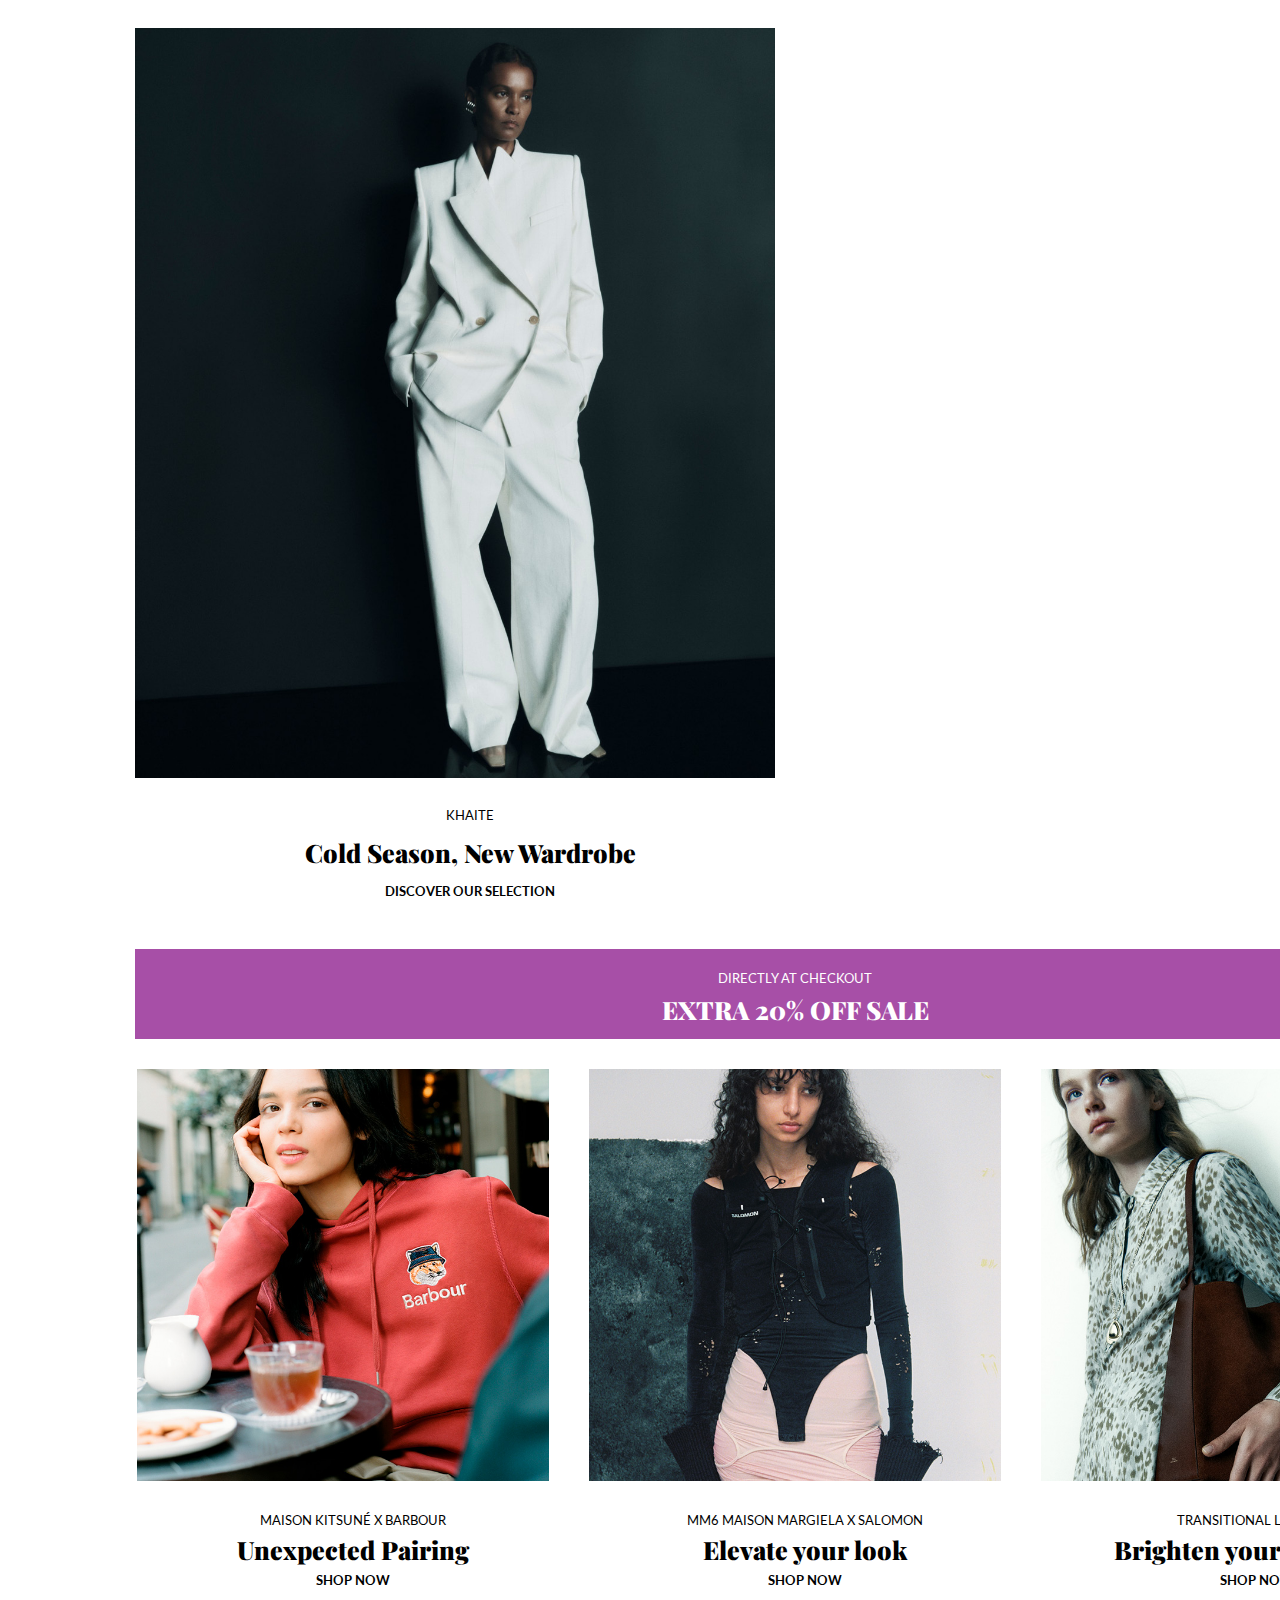
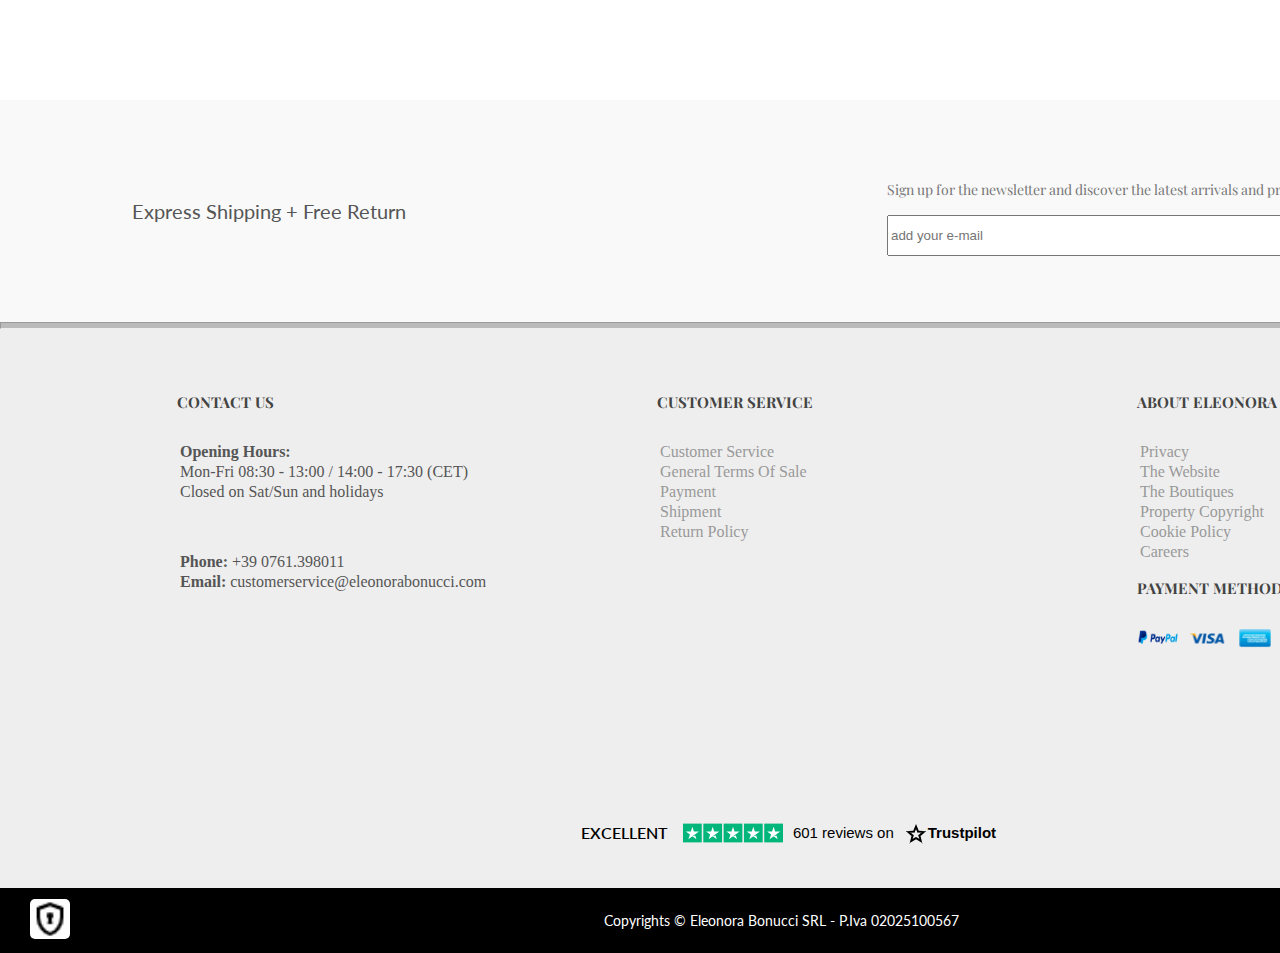
<file: women.html>
<!DOCTYPE html>
<html lang="en">
<html>
  <head>
    <title> ELEONORA BONUCCI.com-luxury
      Worldwide shopping
    </title>
    <link rel="stylesheet" href="Project-styles/project-women.css">
    <link rel="preconnect" href="https://fonts.googleapis.com">
    <link rel="preconnect" href="https://fonts.gstatic.com" crossorigin>
    <link href="https://fonts.googleapis.com/css2?family=Playfair+Display:wght@400;700;800;900&display=swap" rel="stylesheet">
    <link rel="preconnect" href="https://fonts.googleapis.com">
    <link rel="preconnect" href="https://fonts.gstatic.com" crossorigin>
    <link href="https://fonts.googleapis.com/css2?family=Lato&display=swap" rel="stylesheet">
    <link rel="shortcut icon" type="image/x-icon" href="yourLogo.jpg" />
    <meta charset="UTF-8">
    <meta name="viewport" content="width=device-width, initial-scale=1.0">
    <title>Document</title>
  </head>
  
  <body class="body">
   <nav class="nav-bar" id="nav"> 
    
    <div class="div">
     
      <div class="div1" style=" margin-right: 5px;
      width: 70px;">
        <a class="active" href="women.html"> WOMEN  </a>
      </div>
      
      <div class="div1" style="margin-left: 5px;
      width: 60px;"> 
      <a href="elonora-bonucci.html"> MEN </a>
      </div>
    
      <div class="div1" style="margin-left: 5px;
      width: 50px;"> 
       <a href="kids.html"> KIDS </a> 
      </div>
    
    
    </div>
   
      <div class="anim-div">
        <p> <span class="animation"> AN EXTRA 20% OFF AT CHECKOUT ON 
        SELECTED SALE ITEMS</p> </span>
        
      </div>

      <div class="div">
        
        <div class="div1" style="margin-right: 20px;
        width: 100px;"> 
        ITALIA-EN|EUR-&#8364;
        </div>
 
        <div class="div1" style="width: 85px;"> 
          <a class="active2" href="sign-up.html"> MY ACCOUNT </a> 
        </div>
        
      
      </div>

   </nav>
    
  <div class="div2">
    <img class="img" src="logos/eb_logo_header.png">
  </div>

  <div class="div3">
      <div class="sub-menu">
        NEW IN
      </div>

      <div class="sub-menu">
        CLOTHING
      </div>
      
      <div class="sub-menu">
        FOOTWEAR
      </div>

      <div class="sub-menu">
        ACCESSORIES
      </div>

      <div class="sub-menu">
        BAGS
      </div>

      <div class="sub-menu">
        SALE
      </div>

      <div class="sub-menu">
        DESIGNERS
      </div>

      <div class="icon" style="margin-left: 30px;">
        <img class="icn" src="icons/search.png">
      </div>
      
      <div class="icon">
        <img class="icn" src="icons/favorite.png">
      </div>
      
      <div class="icon">
        <img class="icn" src="icons/shop.png">
      </div>
  
    </div>

    <div class="div4">
      <img class="style" src="clothing-styles/wm-1.jpg">
    </div>

    <div class="div4">
    <h1 style="cursor: pointer;"> Discover latest arrivals </h1>
    </div>

    <div class="clothes-main">
      
      <div class="clothes-div">
        
        <div>
          
          <div class="pic1-div">
            <img class="pic1" src="clothing-styles/wm-2.jpg">
          </div>
          <div class="pic-info">
            <p class="designer"> VICTORIA BECKHAM </P>
            <p  class="txt1"> New look to discover </p> 
            <p class="txt2">DISCOVER THE SELECTION</p>
          </div>
        
        </div>
    
          
          <div>     
            
            <div class="pic1-div">
              <img class="pic2" src="clothing-styles/wm4.jpg">
            </div>
            <div class="pic-info">
              <p class="designer">RENE CAOVILLA </P>
              <p class="txt1"> Highlighted Shoes </p> 
              <p class="txt2"> SHOP NOW </p>
            </div>
          
          </div>
        
  
      </div>
      
      
      <div class="clothes-div2">
        
          
        <div>     
            
          <div class="pic1-div">
            <img class="pic2" src="clothing-styles/wm-3.jpg">
          </div>
          <div class="pic-info">
            <p class="designer">BAGS </P>
            <p class="txt1"> Bags to Invest in </p> 
            <p class="txt2"> SHOP NOW </p>
          </div>
        
        </div>

        <div>
          
          <div class="pic1-div">
            <img class="pic1" src="clothing-styles/wm-5.jpg">
          </div>
          <div class="pic-info">
            <p class="designer">KHAITE</P>
            <p  class="txt1">Cold Season, New Wardrobe</p> 
            <p class="txt2"> DISCOVER OUR SELECTION

            </p>
          </div>
        
        </div>
    
      </div>
    
    </div>
  
    <div class="div6">
      <span class="check"> DIRECTLY AT CHECKOUT<br> </span>
      <span class="off">EXTRA 20% OFF SALE </span>

    </div>
    
    <div class="div7">
        
      <div class="style-div">     
          
        <div style="width: 420px;">
          <img class="pic3" src="clothing-styles/wm-6.jpg">
        </div>
        <div class="pic-info2">
        <span class="brand"> MAISON KITSUNÉ X BARBOUR <br> </span>
        <span class="txt3" > Unexpected Pairing <br> </span> 
        <span class="txt4"> SHOP NOW </span> 
        </div>

      </div>
      
        
      <div class="style-div">     
          
        <div style="width: 420px;">
          <img class="pic3" src="clothing-styles/wm7.jpg">
        </div>
        <div class="pic-info2">
        <span class="brand">MM6 MAISON MARGIELA X SALOMON <br> </span>
        <span class="txt3" >Elevate your look<br> </span> 
        <span class="txt4"> SHOP NOW</span> 
        </div>

      </div>

        
      <div class="style-div">     
          
        <div style="width: 420px;">
          <img class="pic3" src="clothing-styles/wm-8.jpg">
        </div>
        <div class="pic-info2">
        <span class="brand"> TRANSITIONAL LAYERING <br> </span>
        <span class="txt3" > Brighten your wardrobe <br> </span> 
        <span class="txt4"> SHOP NOW </span> 
        </div>

      </div>
    
    </div>

    <div class="div8">
      
      <div style="margin-left: 132px;">
        <p class="shipping"> Express Shipping + Free Return </p>
      </div>
      
      <div style="margin-right: 110px;">
        <p class="mail">Sign up for the
        newsletter and discover
        the latest arrivals and promotions.
        </p>
      
        <input class="pcl" type="text"
         placeholder="add your e-mail">
         <a class="active2" href="sign-up.html"> <button class="sub-button"> subscribe </button> </a>
      </div>
    
    </div>
    
    <hr class="line">

    <footer class="footer">
      
    <div class="footer-main">
        
        <div class="footer-info">
          <h2 class="head"> CONTACT US </h2>
          <ul class="list">
            <li class="details"> Opening Hours: </li>
            <li> Mon-Fri 08:30 - 13:00 / 
              14:00 - 17:30 (CET)
            </li>
            <li> Closed on Sat/Sun and holidays  </li>
          </ul>

          <div style="margin-top: 50px;">
            <ul class="list">
              <li> <span class="details"> Phone: </span> +39 0761.398011 </li>
              <li> <span class="details">Email:</span> customerservice@eleonorabonucci.com </li>
            </ul>
          </div>

        </div>

        <div class="footer-info">
          <h2 class="head"> CUSTOMER SERVICE </h2>
          <ul class="list2">
            <li> Customer Service </li>
            <li> General Terms Of Sale </li>
            <li> Payment  </li>
            <li> Shipment </li>
            <li>Return Policy</li>
          </ul>
        </div>

        <div class="footer-info">
          <h2 class="head"> ABOUT ELEONORA BONUCCI </h2>
          <ul class="list2">
            <li> Privacy </li>
            <li> The Website</li>
            <li>The Boutiques  </li>
            <li>Property Copyright</li>
            <li>Cookie Policy</li>
            <li>Careers</li>
          </ul>

          <div>
            
            <h3 class="head">  PAYMENT METHODS</h3>
             <div style="width: 350px;
              margin-left: 37px;">
              <img class="size" src="logos/paypal.png">
              <img class="size" src="logos/visa.png">
              <img class="size" src="logos/payment3.png">
              <img class="size" src="logos/mastercard.png">
              <img class="size" src="logos/payment5.png">
              <img class="size" src="logos/bank.png">
              <img class="size" src="logos/alipay.png">
              <img style="margin-left: 285px;
              margin-top: 5px;" class="size" src="logos/wechat-pay.png">

            </div> 
          
          </div>

        </div>
      
      </div>  
    
      <div class="div9"> 
       
        <span class="exc"> EXCELLENT </span>
        <img class="star" src="icons/stars-5.svg">
        <span class="review"> 601 reviews on </span>
        <img class="star2" src="icons/star2.png">
        <span class="trust"> Trustpilot </span>



      </div>
      
      <div class="upward"> 
        <a href="#nav"> <img class="arrow" src="icons/arrow-up.png" > </a>
       </div>

      <div class="div10">
        
        <div class="div-key">
          <img class="key" src="icons/key.png">
        </div>

        <div class="copyrights">
        Copyrights &copy; Eleonora Bonucci SRL - P.Iva 02025100567
        </div>

      </div>
    
    </footer>

  </body>

</html>
</file>
<file: Project-styles/project-men.css>
html{
  scroll-behavior: smooth;
}

.body{
  margin: 0;     
}

a{
  text-decoration: none;
  color: inherit;
}

.nav-bar{
  background-color: black;
  display: flex;
  flex-direction: row;
  font-family: 'Lato', sans-serif;
  font-size: 12px;
  justify-content: space-around;
 
}

/* animation code */
@keyframes text{
  from{color: white;}
  to{color: black;}
}

.animation{
  animation-delay: 5s;
  animation-direction:alternate;
  animation-duration: 15s;
  animation-iteration-count: infinite;
  animation-name: text;
}

.div{
  display: flex;
  flex-direction: row;
  align-items: center;
  height: 40px;
  text-decoration: none;
}

.div1{
  color: white;
  height: 40px;
  display: flex;
  flex-direction: row;
  align-items: center;
  justify-content: center;
  text-decoration: none;
}

  .active{
  background-color: white;
  text-decoration: none;
  color: black;
  height: 40px;
  width: 60px;
  display: flex;
  flex-direction: row;
  align-items: center;
  justify-content: center;
  }


.anim-div{
  color: white;
  height: 40px;
}

.div1:hover{
  background-color: #99999967;
  color: white;
}


.div2{
  display: flex;
  justify-content: center;
  margin-top: 35px;
}

.img{
  height: 35px;
}

.div3{
  display: flex;
  flex-direction: row;
  justify-content: center;
  margin-top: 40px;
  height: 100px;
  align-items: center;

}

.sub-menu {
  background:
    linear-gradient(currentColor 0 0) 0 100% /var(--d, 0) 3px no-repeat,
    linear-gradient(currentColor 0 0) 100% calc(100% - 6px) /var(--d, 0) 3px no-repeat;
  transition: 0s 0.5s, background-size 0.5s;
  padding-bottom: 10px;
  margin-left: 45px;
  font-family: 'Lato', sans-serif;
  font-size: 12px;
  cursor: pointer;
}

.sub-menu:hover {
--d: 100%;
background-position: 0% calc(100% - 3px), 100% calc(100% - 3px);
transition: 0.3s, background-position 0.3s 0.3s;
}

.icon{
width: 70px;
box-sizing: border-box;
border-left-color: #9999997c ;
border-left-style: solid;
border-left-width: 1px;
height: 90px;
display: flex;
flex-direction: row;
align-items: center;
transition: background-color 0.5s;
}

.icon:hover{
  background-color: #99999950;
}

.icn{
width: 30px;
margin-left: 20px;
}

.div4{
display: flex;
flex-direction: row;
justify-content: center;
margin-top: 50px;
}

.div5{
display: flex;
flex-direction: row;
justify-content: center;
}

.style{
width: 1300px;
height: 728px;
}

.clothes-main{
margin-left: 135px;
}

.clothes-div{
margin-top:30px;
width: 670px;
float: left;
}

.clothes-div2{
margin-top:30px;
width: 670px;
float: left;
}

.pic1-div{
  width: 640px;
  overflow: hidden;
}


.pic1{
width: 640px;
height: 750px;
transition: transform 0.4s;

}

.pic1:hover{
  transform: scale(1.1);
}

.pic2{
width: 640px;
height: 373px;
transition: transform 0.4s;
}


.pic2:hover{
  transform: scale(1.1); 
}

.pic-info{
display: flex;
flex-direction: column;
align-items: center;
line-height: 0px;
justify-content: center;
margin-top: 20px;
margin-bottom: 25px;
}

.designer{
font-size: 13px;
font-family: 'Lato', sans-serif;
}

.txt1{
font-family: 'Playfair Display', serif;
font-size: 25.2px;
font-weight: 900;
}


.txt2{
  background: 
      linear-gradient(currentColor 0 0) 
      var(--p, 0) 100% /var(--d, 0) 3px 
      no-repeat;
  transition: 0.3s, background-position 0s 0.3s;
  padding-bottom: 20px;
  font-size: 13px;
  font-family: 'Lato', sans-serif;
  font-weight: bold;
  cursor: pointer;
}

.txt2:hover {
  --d: 100%;
  --p: 100%;
}

.div6{
background-color:rgba(128, 0, 128, 0.692);
display: flex;
flex-direction: column;
align-items: center;
justify-content: center;
float: left;
width: 1320px;
height: 90px;
margin-left: 135px;

}

.check{
font-size: 13px;
font-family: 'Lato', sans-serif;
color: white;
line-height: 30px;
}

.style-div{
  width: 432px;
  margin-right: 20px;
}

.off{
font-family: 'Playfair Display', serif;
font-size: 25.2px;
font-weight: 900;
color: white;
}

.pic3{
width: 412px;
height: 412px;
}


.div7{
display: flex;
flex-direction: row;
align-items: center;
justify-content: center;
float: left;
margin-left: 137px;
margin-top: 30px;
}


.pic-info2{
display: flex;
flex-direction: column;
align-items: center;
justify-content: center;
margin-top: 20px;
width: 100%;
line-height: 30px;
}

.brand{
font-size: 13px;
font-family: 'Lato', sans-serif;
}

.txt3{
font-family: 'Playfair Display', serif;
font-size: 25.2px;
font-weight: 900;
cursor: pointer;
}

.txt4{
font-size: 13px;
font-family: 'Lato', sans-serif;
font-weight: bold;
background: 
linear-gradient(currentColor 0 0) 
var(--p, 0) 100% /var(--d, 0) 3px 
no-repeat;
transition: 0.3s, background-position 0s 0.3s;
padding-bottom: 5px;
cursor: pointer;
}

.txt4:hover{
  --d: 100%;
  --p: 100%;
}


.div8{
display: flex;
flex-direction: row;
float: left;
justify-content: space-between;
align-items: center;
width: 1580px;
margin-top: 100px;
background-color: #f9f9f9;
height: 222px;
}

.shipping{
font-size: 20px;
font-family: Lato, sans-serif;
color: #555555
}

.mail{
font-family: 'Playfair Display', serif;
font-size: 14px;
color: #777777
}

.pcl{
width: 450px;
height: 35px;
}

.sub-button{
  padding-top: 9px;
  padding-bottom: 10px;
  padding-left: 25px;
  padding-right: 25px;
  background-color:  #555555;
  border-color: #555555;
  color: white;
  border-style: solid;
  border-radius: 4px;
  font-size: 16px;
  font-family: Lato, sans-serif;
  transition: all 0.5s
}

.sub-button:hover{
  background-color: rgb(52, 58, 64);
  color: white;
  border-color: rgb(52, 58, 64);
}

.line{
  float: left;
  width: 1580px;
  height: 5px;
  background-color: #55555567;
  margin: 0;
}

.head{
  font-size: 15px;
  color: #444444;
  font-family: 'Playfair Display', serif;
  margin-left: 37px;
  margin-bottom: 30px;
}

.footer-info{
  float: left;
  width: 480px;
  line-height: 20px;
 
}

.footer{
  height: 580px;
  float: left;
  width: 1580px;
  background-color: #EEEEEE;
}

.footer-main{
  margin-top:50px;
  justify-content: end;
  display: flex;
  flex-direction: row;
  
}

.list{
  list-style: none;
  color: #555555;
}

.list2{
  color: #999999;
  list-style: none;
}

.details{
  font-weight: bold;
  color: #555555;

}

.div9{
  float: left;
  width: 1577px;
  height: 20px;
  margin-top: 140px;
  margin-bottom: 5px;
  display: flex;
  flex-direction: row;
  justify-content: center;
  align-items: center;

}

.div10{
  width: 1577px;
  height: 65.19px;
  background-color: black;
  float: left;
  display: flex;
  flex-direction: row;
  justify-content: space-between;
  align-items: center;
  font-size: 14px;
  font-family: Lato, sans-serif;
}

.copyrights{
  color: white;
  margin-right: 618px;
}

.upward{
  background-color: rgba(0, 0, 0, 0.096);
  float: left;
  width: 40px;
  height: 40px;
  margin-left: 1500px;
  transition: all 0.5s;
  border-radius: 2px;
}

.upward:hover{
  background-color: rgba(0, 0, 0, 0.575);
  
}

.arrow{
  width: 40px;
  height: 40px;
}

.size{
  width: 44px;
  height: 20px;
}

.star{
  width: 100px;
  height: 20px;
  margin-right: 10px;
}

.exc{
  font-family: Lato, serif;
  font-size: 16px;
  margin-right: 15px;
  font-weight: 600;
}

.review{
  margin-right: 10px;
  font-family: Arial;
  font-size: 15px;
}

.trust{
  font-family: Arial;
  font-size: 15px;
  font-weight: 600;
}

.key{
  background-color: white;
  width: 40px;
  border-radius: 5px;
  margin-left: 30px;
}
</file>
<file: Project-styles/project-kids.css>
html{
  scroll-behavior: smooth;
}

.body{
  margin: 0;     
}

a{
  text-decoration: none;
  color: inherit;
}

.nav-bar{
  background-color: black;
  display: flex;
  flex-direction: row;
  font-family: 'Lato', sans-serif;
  font-size: 12px;
  justify-content: space-around;
 
}

/* animation code */
@keyframes text{
  from{color: white;}
  to{color: black;}
}

.animation{
  animation-delay: 5s;
  animation-direction:alternate;
  animation-duration: 15s;
  animation-iteration-count: infinite;
  animation-name: text;
}

.div{
  display: flex;
  flex-direction: row;
  align-items: center;
  height: 40px;
}

.div1{
  color: white;
  transition: background-color;
  height: 40px;
  display: flex;
  flex-direction: row;
  align-items: center;
  justify-content: center;
}

.active{
  background-color: white;
  text-decoration: none;
  color: black;
  height: 40px;
  width: 60px;
  display: flex;
  flex-direction: row;
  align-items: center;
  justify-content: center;
}

.anim-div{
  color: white;
  height: 40px;
}

.div1:hover{
  background-color: #99999967;
  color: white;
}


.div2{
  display: flex;
  justify-content: center;
  margin-top: 35px;
}

.img{
  height: 35px;
}

.div3{
  display: flex;
  flex-direction: row;
  justify-content: center;
  margin-top: 40px;
  height: 100px;
  align-items: center;

}

.sub-menu {
  background:
    linear-gradient(currentColor 0 0) 0 100% /var(--d, 0) 3px no-repeat,
    linear-gradient(currentColor 0 0) 100% calc(100% - 6px) /var(--d, 0) 3px no-repeat;
  transition: 0s 0.5s, background-size 0.5s;
  padding-bottom: 10px;
  margin-left: 45px;
  font-family: 'Lato', sans-serif;
  font-size: 12px;
  cursor: pointer;
}

.sub-menu:hover {
--d: 100%;
background-position: 0% calc(100% - 3px), 100% calc(100% - 3px);
transition: 0.3s, background-position 0.3s 0.3s;
}

.icon{
width: 70px;
box-sizing: border-box;
border-left-color: #9999997c ;
border-left-style: solid;
border-left-width: 1px;
height: 90px;
display: flex;
flex-direction: row;
align-items: center;
transition: background-color 0.5s;
}

.icon:hover{
  background-color: #99999950;
}

.icn{
width: 30px;
margin-left: 20px;
}

.div4{
display: flex;
flex-direction: row;
justify-content: center;
margin-top: 50px;
}

.div5{
display: flex;
flex-direction: row;
justify-content: center;
}

.style{
width: 1300px;
height: 728px;
}

.clothes-main{
margin-left: 135px;
}

.clothes-div{
margin-top:30px;
width: 670px;
float: left;
}

.clothes-div2{
margin-top:30px;
width: 670px;
float: left;
}

.pic1-div{
  width: 640px;
  overflow: hidden;
}


.pic1{
width: 640px;
height: 750px;
transition: transform 0.4s;

}

.pic1:hover{
  transform: scale(1.1);
}

.pic2{
width: 640px;
height: 373px;
transition: transform 0.4s;
}


.pic2:hover{
  transform: scale(1.1); 
}

.pic-info{
display: flex;
flex-direction: column;
align-items: center;
line-height: 0px;
justify-content: center;
margin-top: 20px;
margin-bottom: 25px;
}

.designer{
font-size: 13px;
font-family: 'Lato', sans-serif;
}

.txt1{
font-family: 'Playfair Display', serif;
font-size: 25.2px;
font-weight: 900;
}


.txt2{
  background: 
      linear-gradient(currentColor 0 0) 
      var(--p, 0) 100% /var(--d, 0) 3px 
      no-repeat;
  transition: 0.3s, background-position 0s 0.3s;
  padding-bottom: 20px;
  font-size: 13px;
  font-family: 'Lato', sans-serif;
  font-weight: bold;
  cursor: pointer;
}

.txt2:hover {
  --d: 100%;
  --p: 100%;
}

.div6{
background-color:rgba(128, 0, 128, 0.692);
display: flex;
flex-direction: column;
align-items: center;
justify-content: center;
float: left;
width: 1320px;
height: 90px;
margin-left: 135px;
}

.check{
font-size: 13px;
font-family: 'Lato', sans-serif;
color: white;
line-height: 30px;
}

.style-div{
  width: 432px;
  margin-right: 20px;
}

.off{
font-family: 'Playfair Display', serif;
font-size: 25.2px;
font-weight: 900;
color: white;
}

.pic3{
width: 412px;
height: 412px;
}


.div7{
display: flex;
flex-direction: row;
align-items: center;
justify-content: center;
float: left;
margin-left: 137px;
margin-top: 30px;
}


.pic-info2{
display: flex;
flex-direction: column;
align-items: center;
justify-content: center;
margin-top: 20px;
width: 100%;
line-height: 30px;
}

.brand{
font-size: 13px;
font-family: 'Lato', sans-serif;
}

.txt3{
font-family: 'Playfair Display', serif;
font-size: 25.2px;
font-weight: 900;
cursor: pointer;
}

.txt4{
font-size: 13px;
font-family: 'Lato', sans-serif;
font-weight: bold;
background: 
linear-gradient(currentColor 0 0) 
var(--p, 0) 100% /var(--d, 0) 3px 
no-repeat;
transition: 0.3s, background-position 0s 0.3s;
padding-bottom: 5px;
cursor: pointer;
}

.txt4:hover{
  --d: 100%;
  --p: 100%;
}


.div8{
display: flex;
flex-direction: row;
float: left;
justify-content: space-between;
align-items: center;
width: 1580px;
margin-top: 100px;
background-color: #f9f9f9;
height: 222px;
}

.shipping{
font-size: 20px;
font-family: Lato, sans-serif;
color: #555555
}

.mail{
font-family: 'Playfair Display', serif;
font-size: 14px;
color: #777777
}

.pcl{
width: 450px;
height: 35px;
}

.sub-button{
  padding-top: 9px;
  padding-bottom: 10px;
  padding-left: 25px;
  padding-right: 25px;
  background-color:  #555555;
  border-color: #555555;
  color: white;
  border-style: solid;
  border-radius: 4px;
  font-size: 16px;
  font-family: Lato, sans-serif;
  transition: all 0.5s
}

.sub-button:hover{
  background-color: rgb(52, 58, 64);
  color: white;
  border-color: rgb(52, 58, 64);
}

.line{
  float: left;
  width: 1580px;
  height: 5px;
  background-color: #55555567;
  margin: 0;
}

.head{
  font-size: 15px;
  color: #444444;
  font-family: 'Playfair Display', serif;
  margin-left: 37px;
  margin-bottom: 30px;
}

.footer-info{
  float: left;
  width: 480px;
  line-height: 20px;
 
}

.footer{
  height: 580px;
  float: left;
  width: 1580px;
  background-color: #EEEEEE;
}

.footer-main{
  margin-top:50px;
  justify-content: end;
  display: flex;
  flex-direction: row;
  
}

.list{
  list-style: none;
  color: #555555;
}

.list2{
  color: #999999;
  list-style: none;
}

.details{
  font-weight: bold;
  color: #555555;

}

.div9{
  float: left;
  width: 1577px;
  height: 20px;
  margin-top: 140px;
  margin-bottom: 5px;
  display: flex;
  flex-direction: row;
  justify-content: center;
  align-items: center;

}

.div10{
  width: 1577px;
  height: 65.19px;
  background-color: black;
  float: left;
  display: flex;
  flex-direction: row;
  justify-content: space-between;
  align-items: center;
  font-size: 14px;
  font-family: Lato, sans-serif;
}

.copyrights{
  color: white;
  margin-right: 618px;
}

.upward{
  background-color: rgba(0, 0, 0, 0.096);
  float: left;
  width: 40px;
  height: 40px;
  margin-left: 1500px;
  transition: all 0.5s;
  border-radius: 2px;
}

.upward:hover{
  background-color: rgba(0, 0, 0, 0.575);
}

.arrow{
  width: 40px;
  height: 40px;
}

.size{
  width: 44px;
  height: 20px;
}

.star{
  width: 100px;
  height: 20px;
  margin-right: 10px;
}

.exc{
  font-family: Lato, serif;
  font-size: 16px;
  margin-right: 15px;
  font-weight: 600;
}

.review{
  margin-right: 10px;
  font-family: Arial;
  font-size: 15px;
}

.trust{
  font-family: Arial;
  font-size: 15px;
  font-weight: 600;
}

.key{
  background-color: white;
  width: 40px;
  border-radius: 5px;
  margin-left: 30px;
}
</file>
<file: Project-styles/sign-up.css>
html{
  scroll-behavior: smooth;
}

.body{
  margin: 0;     
  padding-bottom: 000px;

}

a{
  text-decoration: none;
  color: inherit;
}

.nav-bar{
  background-color: black;
  display: flex;
  flex-direction: row;
  font-family: 'Lato', sans-serif;
  font-size: 12px;
  justify-content: space-around;
 
}

/* animation code */
@keyframes text{
  from{color: white;}
  to{color: black;}
}

.animation{
  animation-delay: 5s;
  animation-direction:alternate;
  animation-duration: 15s;
  animation-iteration-count: infinite;
  animation-name: text;
}

.div{
  display: flex;
  flex-direction: row;
  align-items: center;
  height: 40px;
  text-decoration: none;
}

.div1{
  color: white;
  height: 40px;
  display: flex;
  flex-direction: row;
  align-items: center;
  justify-content: center;
  text-decoration: none;
}

  .active{
  background-color: white;
  text-decoration: none;
  color: black;
  height: 40px;
  width: 60px;
  display: flex;
  flex-direction: row;
  align-items: center;
  justify-content: center;
  }

  .active2{
    background-color: white;
    text-decoration: none;
    color: black;
    height: 40px;
    width: 80px;
    display: flex;
    flex-direction: row;
    align-items: center;
    justify-content: center;
    }
  

.anim-div{
  color: white;
  height: 40px;
}

.div1:hover{
  background-color: #99999967;
  color: white;
}


.div2{
  display: flex;
  justify-content: center;
  margin-top: 35px;
}

.img{
  height: 35px;
}

.div3{
  display: flex;
  flex-direction: row;
  justify-content: center;
  margin-top: 40px;
  height: 100px;
  align-items: center;

}

.sub-menu {
  background:
    linear-gradient(currentColor 0 0) 0 100% /var(--d, 0) 3px no-repeat,
    linear-gradient(currentColor 0 0) 100% calc(100% - 6px) /var(--d, 0) 3px no-repeat;
  transition: 0s 0.5s, background-size 0.5s;
  padding-bottom: 10px;
  margin-left: 45px;
  font-family: 'Lato', sans-serif;
  font-size: 12px;
  cursor: pointer;
}

.sub-menu:hover {
--d: 100%;
background-position: 0% calc(100% - 3px), 100% calc(100% - 3px);
transition: 0.3s, background-position 0.3s 0.3s;
}

.icon{
width: 70px;
box-sizing: border-box;
border-left-color: #9999997c ;
border-left-style: solid;
border-left-width: 1px;
height: 90px;
display: flex;
flex-direction: row;
align-items: center;
transition: background-color 0.5s;
}

.icon:hover{
  background-color: #99999950;
}

.icn{
width: 30px;
margin-left: 20px;
}

.line{
  float: left;
  width: 1580px;
  height: 5px;
  background-color: #55555567;
  margin: 0;
}

.head{
  font-size: 15px;
  color: #444444;
  font-family: 'Playfair Display', serif;
  margin-left: 37px;
  margin-bottom: 30px;
}

.footer-info{
  float: left;
  width: 480px;
  line-height: 20px;
 
}

.footer{
  height: 580px;
  float: left;
  width: 1580px;
  background-color: #EEEEEE;
}

.footer-main{
  margin-top:50px;
  justify-content: end;
  display: flex;
  flex-direction: row;
  
}

.list{
  list-style: none;
  color: #555555;
}

.list2{
  color: #999999;
  list-style: none;
}

.details{
  font-weight: bold;
  color: #555555;

}

.div9{
  float: left;
  width: 1577px;
  height: 20px;
  margin-top: 140px;
  margin-bottom: 5px;
  display: flex;
  flex-direction: row;
  justify-content: center;
  align-items: center;

}

.div10{
  width: 1577px;
  height: 65.19px;
  background-color: black;
  float: left;
  display: flex;
  flex-direction: row;
  justify-content: space-between;
  align-items: center;
  font-size: 14px;
  font-family: Lato, sans-serif;
}

.copyrights{
  color: white;
  margin-right: 618px;
}

.upward{
  background-color: rgba(0, 0, 0, 0.096);
  float: left;
  width: 40px;
  height: 40px;
  margin-left: 1500px;
  transition: all 0.5s;
  border-radius: 2px;
}

.upward:hover{
  background-color: rgba(0, 0, 0, 0.575);
  
}

.arrow{
  width: 40px;
  height: 40px;
}

.size{
  width: 44px;
  height: 20px;
}

.star{
  width: 100px;
  height: 20px;
  margin-right: 10px;
}

.exc{
  font-family: Lato, serif;
  font-size: 16px;
  margin-right: 15px;
  font-weight: 600;
}

.review{
  margin-right: 10px;
  font-family: Arial;
  font-size: 15px;
}

.trust{
  font-family: Arial;
  font-size: 15px;
  font-weight: 600;
}

.key{
  background-color: white;
  width: 40px;
  border-radius: 5px;
  margin-left: 30px;
}

.su-div{
  height: 400px;
  display: flex;
  flex-direction: row;
  justify-content: center;
  align-items: start;
  margin-top: 50px;
}

.su-div2{
  width: 650px;
  background-color: #FBFBFB;
  height: 400px;
  border-radius: 5px;
}


.su-div3{
  width: 650px;
  background-color: #FBFBFB;
  height: 400px;
  border-radius: 5px;
  margin-left: 30px;
  height: 305px;
  float: left;
}

.pcl2{
 width: 580px;
 height: 28px;
  border-style: solid;
  border-color: #55555554;
  border-width: 1px;
}

.pcl2:focus{
  outline: none;
  border-style: solid;
  border-width: 1px;
  border-color: rgba(0, 0, 255, 0.329)


}


.btn{
  background-color: black;
  width: 590px;
  color: white;
  height: 35px;
  border-style: solid;
  border-width: 1px;
  border-color: black;
  font-family: Lato, serif;
  font-size: 12px;
  transition: all 0.3s;
}

.btn:hover{
  background-color: #111111c9;
  color: white;
}


.btn2{
  background-color: #EEEEEE;
  width: 590px;
  color: black;
  height: 35px;
  margin-top: 15px;
  border-style: solid;
  border-width: 1px;
  border-color:  #EEEEEE;
  font-family: Lato, serif;
  font-size: 12px;
  transition: all 0.5s;
}

.btn2:hover{
  background-color: #333333;
  color: white;

}

.hd{
  font-family: 'Playfair Display', serif;
  font-size: 30px;
  color: #444444;
}

.pgr{
  color: #555555;
  font-family: Lato, serif;
  font-size: 14px;
  line-height: 30px;
}

.pgr2{
  margin-bottom:8px;
  font-family: Lato, serif;
  font-size: 12px;
  color: #555555;
}

.line2{
  width: 1350px;
  height: 0px;
  background-color: #55555567;
  margin-top: 30px;
  margin-bottom: 30px;
}
</file>
<file: Project-styles/project-women.css>
html{
  scroll-behavior: smooth;
}

.body{
  margin: 0;     
}

a{
  text-decoration: none;
  color: inherit;
}

.nav-bar{
  background-color: black;
  display: flex;
  flex-direction: row;
  font-family: 'Lato', sans-serif;
  font-size: 12px;
  justify-content: space-around;
 
}

/* animation code */
@keyframes text{
  from{color: white;}
  to{color: black;}
}

.animation{
  animation-delay: 5s;
  animation-direction:alternate;
  animation-duration: 15s;
  animation-iteration-count: infinite;
  animation-name: text;
}

.div{
  display: flex;
  flex-direction: row;
  align-items: center;
  height: 40px;
}

.div1{
  color: white;
  transition: background-color;
  height: 40px;
  display: flex;
  flex-direction: row;
  align-items: center;
  justify-content: center;
}

.active{
  background-color: white;
  text-decoration: none;
  color: black;
  height: 40px;
  width: 60px;
  display: flex;
  flex-direction: row;
  align-items: center;
  justify-content: center;
}

.anim-div{
  color: white;
  height: 40px;
}

.div1:hover{
  background-color: #99999967;
  color: white;
}


.div2{
  display: flex;
  justify-content: center;
  margin-top: 35px;
}

.img{
  height: 35px;
}

.div3{
  display: flex;
  flex-direction: row;
  justify-content: center;
  margin-top: 40px;
  height: 100px;
  align-items: center;

}

.sub-menu {
  background:
    linear-gradient(currentColor 0 0) 0 100% /var(--d, 0) 3px no-repeat,
    linear-gradient(currentColor 0 0) 100% calc(100% - 6px) /var(--d, 0) 3px no-repeat;
  transition: 0s 0.5s, background-size 0.5s;
  padding-bottom: 10px;
  margin-left: 45px;
  font-family: 'Lato', sans-serif;
  font-size: 12px;
  cursor: pointer;
}

.sub-menu:hover {
--d: 100%;
background-position: 0% calc(100% - 3px), 100% calc(100% - 3px);
transition: 0.3s, background-position 0.3s 0.3s;
}

.icon{
width: 70px;
box-sizing: border-box;
border-left-color: #9999997c ;
border-left-style: solid;
border-left-width: 1px;
height: 90px;
display: flex;
flex-direction: row;
align-items: center;
transition: background-color 0.5s;
}

.icon:hover{
  background-color: #99999950;
}

.icn{
width: 30px;
margin-left: 20px;
}

.div4{
display: flex;
flex-direction: row;
justify-content: center;
margin-top: 50px;
}

.div5{
display: flex;
flex-direction: row;
justify-content: center;
}

.style{
width: 1300px;
height: 728px;
}

.clothes-main{
margin-left: 135px;
}

.clothes-div{
margin-top:30px;
width: 670px;
float: left;
}

.clothes-div2{
margin-top:30px;
width: 670px;
float: left;
}

.pic1-div{
  width: 640px;
  overflow: hidden;
}


.pic1{
width: 640px;
height: 750px;
transition: transform 0.4s;

}

.pic1:hover{
  transform: scale(1.1);
}

.pic2{
width: 640px;
height: 373px;
transition: transform 0.4s;
}


.pic2:hover{
  transform: scale(1.1); 
}

.pic-info{
display: flex;
flex-direction: column;
align-items: center;
line-height: 0px;
justify-content: center;
margin-top: 20px;
margin-bottom: 25px;
}

.designer{
font-size: 13px;
font-family: 'Lato', sans-serif;
}

.txt1{
font-family: 'Playfair Display', serif;
font-size: 25.2px;
font-weight: 900;
}


.txt2{
  background: 
      linear-gradient(currentColor 0 0) 
      var(--p, 0) 100% /var(--d, 0) 3px 
      no-repeat;
  transition: 0.3s, background-position 0s 0.3s;
  padding-bottom: 20px;
  font-size: 13px;
  font-family: 'Lato', sans-serif;
  font-weight: bold;
  cursor: pointer;
}

.txt2:hover {
  --d: 100%;
  --p: 100%;
}

.div6{
background-color:rgba(128, 0, 128, 0.692);
display: flex;
flex-direction: column;
align-items: center;
justify-content: center;
float: left;
width: 1320px;
height: 90px;
margin-left: 135px;

}

.check{
font-size: 13px;
font-family: 'Lato', sans-serif;
color: white;
line-height: 30px;
}

.style-div{
  width: 432px;
  margin-right: 20px;
}

.off{
font-family: 'Playfair Display', serif;
font-size: 25.2px;
font-weight: 900;
color: white;
}

.pic3{
width: 412px;
height: 412px;
}


.div7{
display: flex;
flex-direction: row;
align-items: center;
justify-content: center;
float: left;
margin-left: 137px;
margin-top: 30px;
}


.pic-info2{
display: flex;
flex-direction: column;
align-items: center;
justify-content: center;
margin-top: 20px;
width: 100%;
line-height: 30px;
}

.brand{
font-size: 13px;
font-family: 'Lato', sans-serif;
}

.txt3{
font-family: 'Playfair Display', serif;
font-size: 25.2px;
font-weight: 900;
cursor: pointer;
}

.txt4{
font-size: 13px;
font-family: 'Lato', sans-serif;
font-weight: bold;
background: 
linear-gradient(currentColor 0 0) 
var(--p, 0) 100% /var(--d, 0) 3px 
no-repeat;
transition: 0.3s, background-position 0s 0.3s;
padding-bottom: 5px;
cursor: pointer;
}

.txt4:hover{
  --d: 100%;
  --p: 100%;
}


.div8{
display: flex;
flex-direction: row;
float: left;
justify-content: space-between;
align-items: center;
width: 1580px;
margin-top: 100px;
background-color: #f9f9f9;
height: 222px;
}

.shipping{
font-size: 20px;
font-family: Lato, sans-serif;
color: #555555
}

.mail{
font-family: 'Playfair Display', serif;
font-size: 14px;
color: #777777
}

.pcl{
width: 450px;
height: 35px;
}

.sub-button{
  padding-top: 9px;
  padding-bottom: 10px;
  padding-left: 25px;
  padding-right: 25px;
  background-color:  #555555;
  border-color: #555555;
  color: white;
  border-style: solid;
  border-radius: 4px;
  font-size: 16px;
  font-family: Lato, sans-serif;
  transition: all 0.5s
}

.sub-button:hover{
  background-color: rgb(52, 58, 64);
  color: white;
  border-color: rgb(52, 58, 64);
}

.line{
  float: left;
  width: 1580px;
  height: 5px;
  background-color: #55555567;
  margin: 0;
}

.head{
  font-size: 15px;
  color: #444444;
  font-family: 'Playfair Display', serif;
  margin-left: 37px;
  margin-bottom: 30px;
}

.footer-info{
  float: left;
  width: 480px;
  line-height: 20px;
 
}

.footer{
  height: 580px;
  float: left;
  width: 1580px;
  background-color: #EEEEEE;
}

.footer-main{
  margin-top:50px;
  justify-content: end;
  display: flex;
  flex-direction: row;
  
}

.list{
  list-style: none;
  color: #555555;
}

.list2{
  color: #999999;
  list-style: none;
}

.details{
  font-weight: bold;
  color: #555555;

}

.div9{
  float: left;
  width: 1577px;
  height: 20px;
  margin-top: 140px;
  margin-bottom: 5px;
  display: flex;
  flex-direction: row;
  justify-content: center;
  align-items: center;

}

.div10{
  width: 1577px;
  height: 65.19px;
  background-color: black;
  float: left;
  display: flex;
  flex-direction: row;
  justify-content: space-between;
  align-items: center;
  font-size: 14px;
  font-family: Lato, sans-serif;
}

.copyrights{
  color: white;
  margin-right: 618px;
}

.upward{
  background-color: rgba(0, 0, 0, 0.096);
  float: left;
  width: 40px;
  height: 40px;
  margin-left: 1500px;
  transition: all 0.5s;
  border-radius: 2px;
}

.upward:hover{
  background-color: rgba(0, 0, 0, 0.575);
  
}

.arrow{
  width: 40px;
  height: 40px;
}

.size{
  width: 44px;
  height: 20px;
}

.star{
  width: 100px;
  height: 20px;
  margin-right: 10px;
}

.exc{
  font-family: Lato, serif;
  font-size: 16px;
  margin-right: 15px;
  font-weight: 600;
}

.review{
  margin-right: 10px;
  font-family: Arial;
  font-size: 15px;
}

.trust{
  font-family: Arial;
  font-size: 15px;
  font-weight: 600;
}

.key{
  background-color: white;
  width: 40px;
  border-radius: 5px;
  margin-left: 30px;
}
</file>
